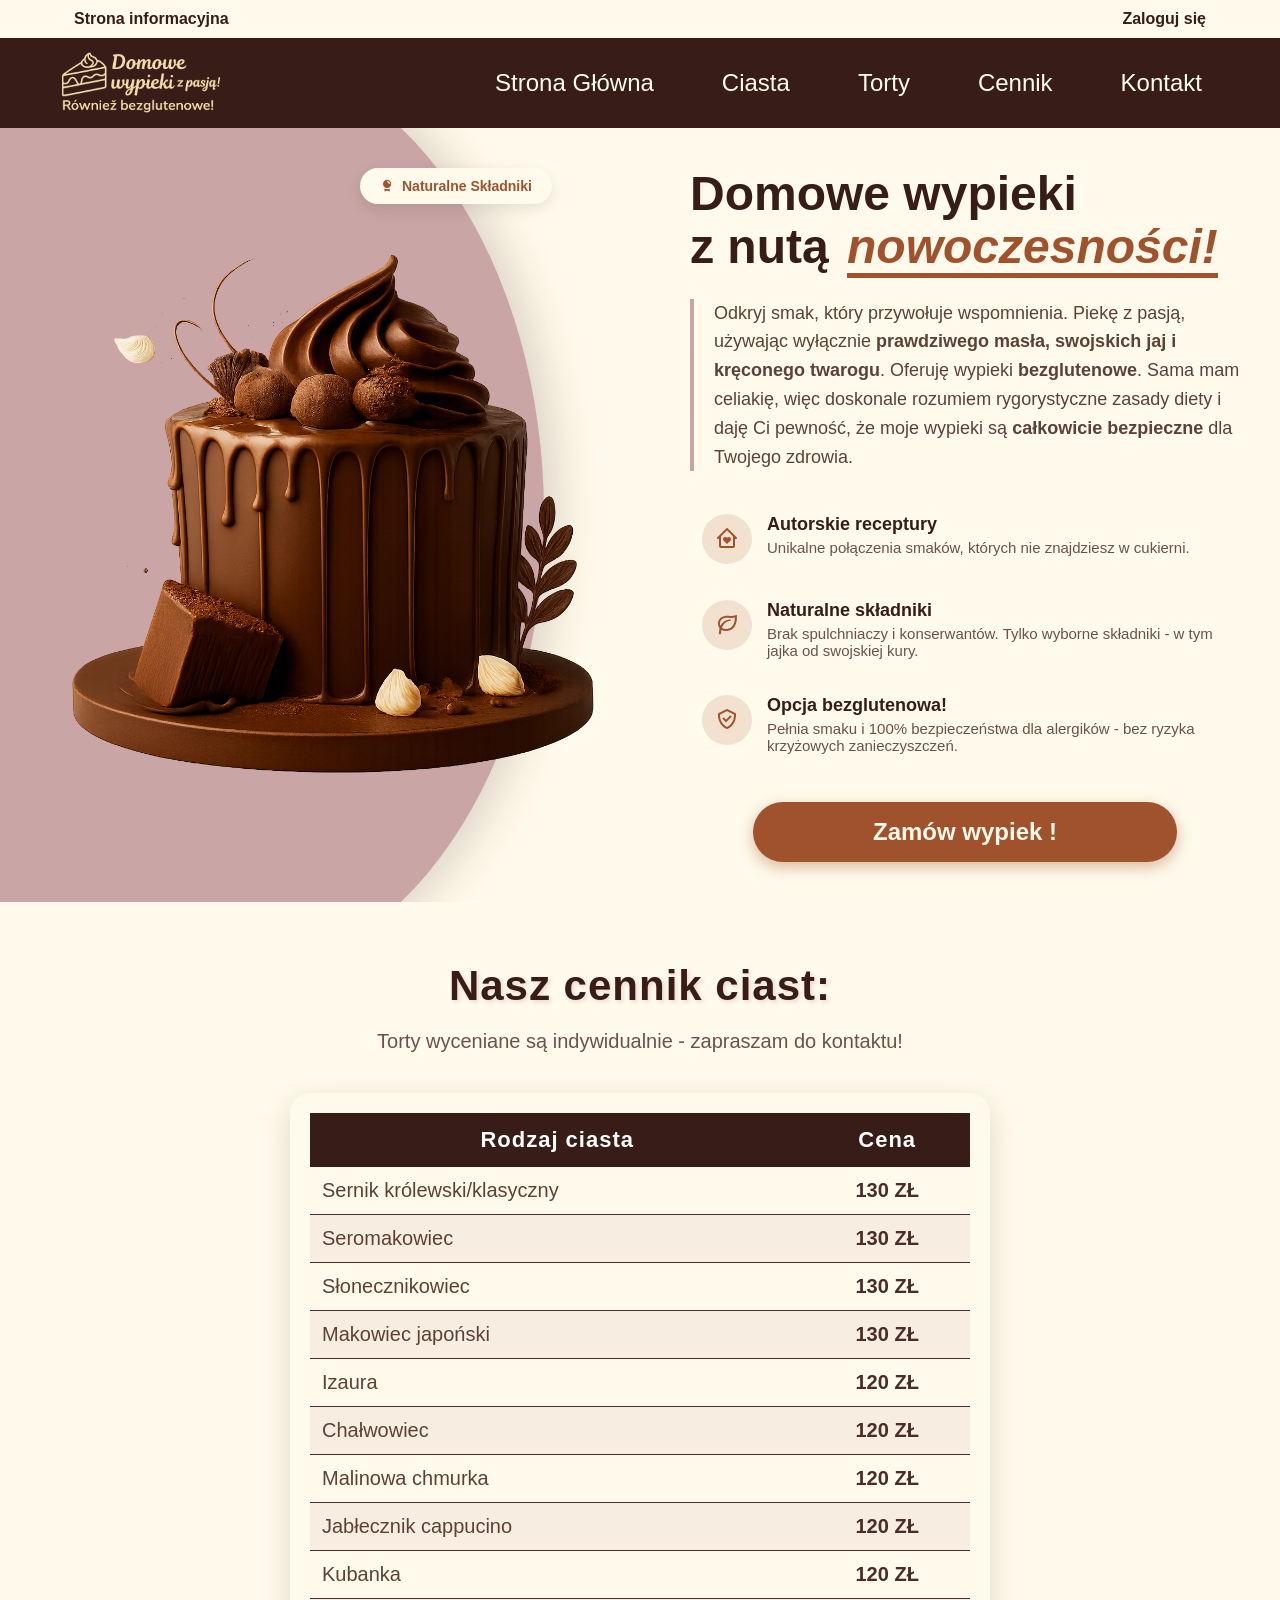
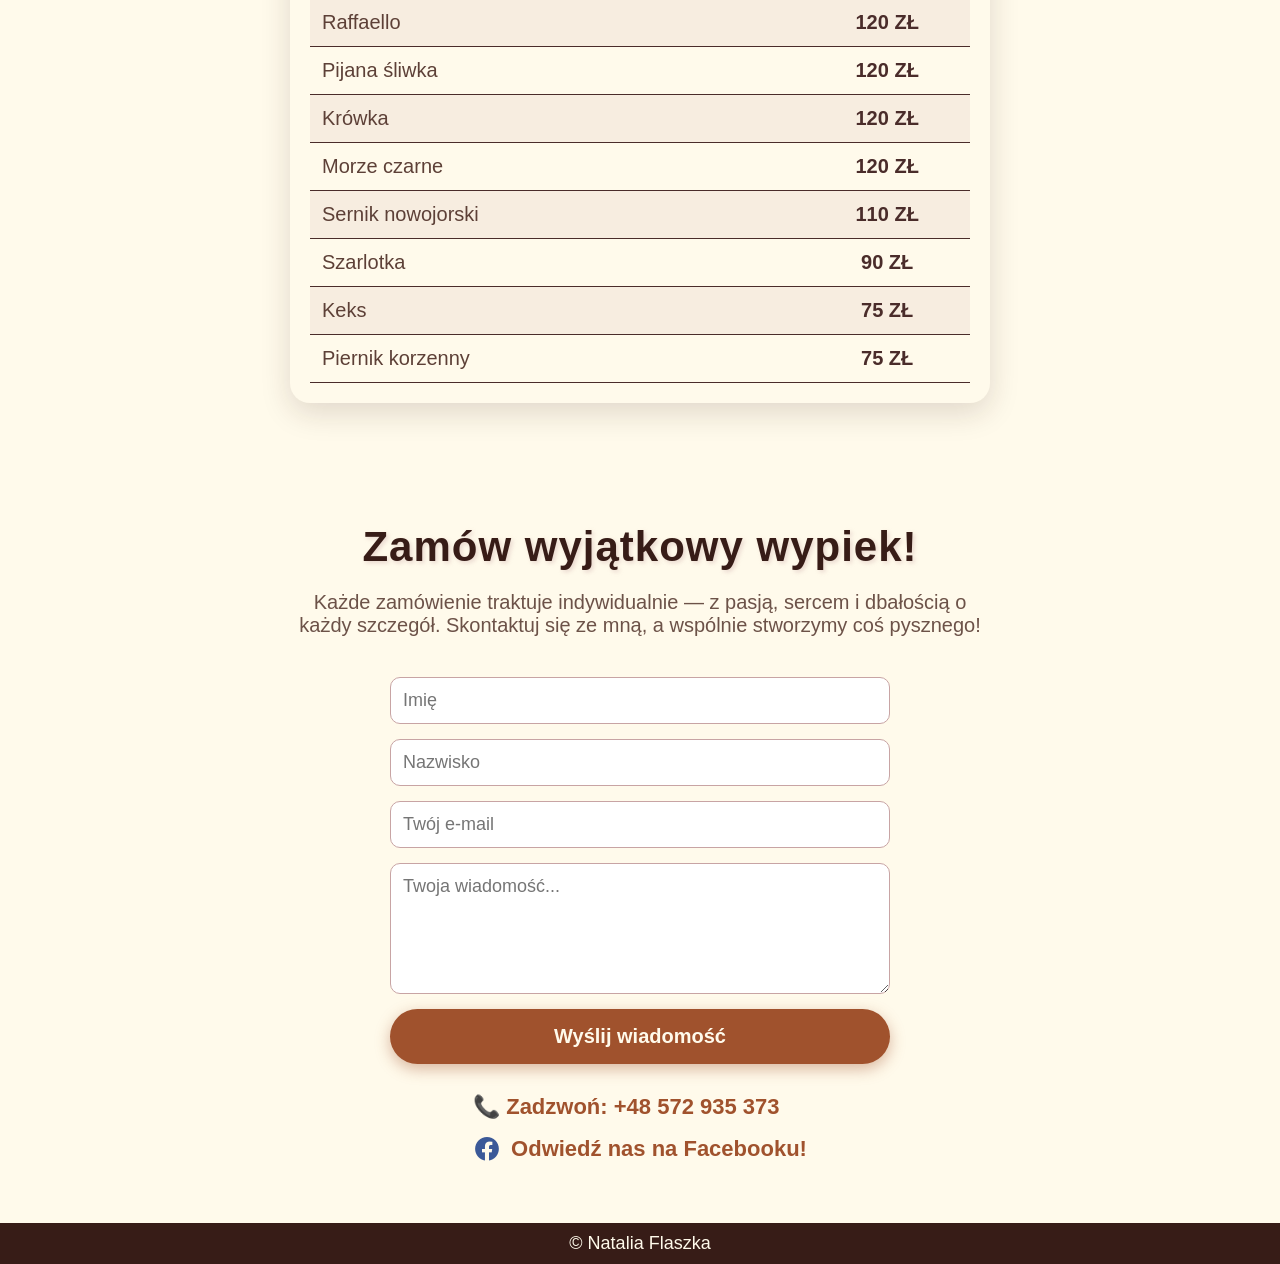
<file: index.html>
<!DOCTYPE html>
<html lang="pl">
    <head>
        <title>Domowe Wypieki</title>
        <meta charset="UTF-8">
        <meta name="viewport" content="width=device-width, initial-scale=1.0">
        <link rel="stylesheet" href="css/style.css">
        <link href='https://unpkg.com/boxicons@2.1.4/css/boxicons.min.css' rel='stylesheet'>
    </head>
    <body>
        <header class="main-header">
            <div class="admin-navbar">
                <a class="a-links" href="html/info.html">Strona informacyjna</a>
                <div class="links-admin">
                    <a class="a-links admin-only" href="html/my-profile.html">Mój Profil</a>
                    <a class="a-links admin-only" href="html/posts.html">Posty</a>
                    <a class="a-links admin-only" href="html/users.html">Użytkownicy</a>
                    <a class="a-links admin-only" href="html/statistics.html">Statystyki</a>
                    <a class="a-links" id="login-link" href="index.html">Zaloguj się</a>
                </div>
            </div>

            <nav class="navbar">
                <img src="img/logo.png" alt="Logo" class="logo" width="170px">
                <ul class="nav-list">
                    <li><a class="a-links" href="index.html#main-section">Strona Główna</a></li>
                    <li><a class="a-links" href="html/cakes.html#posts-section">Ciasta</a></li>
                    <li><a class="a-links" href="html/birthdaycakes.html#birthdaycakes-section">Torty</a></li>
                    <li><a class="a-links" href="index.html#price-section">Cennik</a></li>
                    <li><a class="a-links" href="index.html#contact-section">Kontakt</a></li>
                </ul>
            </nav>
        </header>

        <main>
            <section id="main-section">
                <div class="circle-shape"></div>

                <div class="promotion-note">
                    <div class="note-box"><i class='bx bxs-award'></i>Naturalne Składniki</div>
                </div>

                <div class="cakes-image cake-photo">
                    <img src="img/mainsection-cake.png" width="820px" alt="Tort urodzinowy" class="cake-img">
                </div>

                <div class="cakes-info">
                    <h1 class="cakes-title">Domowe wypieki<br> z nutą <span class="text-highlighting">nowoczesności!</span></h1>

                    <p class="cakes-intro">
                        Odkryj smak, który przywołuje wspomnienia. Piekę z pasją, używając wyłącznie 
                        <strong>prawdziwego masła, swojskich jaj i kręconego twarogu</strong>. 
                        Oferuję  wypieki <strong>bezglutenowe</strong>. Sama mam celiakię, więc doskonale rozumiem rygorystyczne zasady diety i 
                        daję Ci pewność, że moje wypieki są <strong>całkowicie bezpieczne</strong> dla Twojego zdrowia.
                    </p>
                       
                    </p>

                    <ul class="cakes-features">
                        <li>
                            <div class="cakes-iconbox"><i class='bx bx-home-heart'></i></div>
                            <div class="cakes-promotion">
                                <strong>Autorskie receptury</strong>
                                <p>Unikalne połączenia smaków, których nie znajdziesz w cukierni.</p>
                            </div>
                        </li>
                        <li>
                            <div class="cakes-iconbox"><i class='bx bx-leaf'></i></div>
                            <div class="cakes-promotion">
                                <strong>Naturalne składniki</strong>
                                <p>Brak spulchniaczy i konserwantów. Tylko wyborne składniki - w tym jajka od swojskiej kury.</p>
                            </div>
                        </li>
                        <li>
                            <div class="cakes-iconbox"><i class='bx bx-check-shield'></i></div>
                            <div class="cakes-promotion">
                                <strong>Opcja bezglutenowa!</strong>
                                <p>Pełnia smaku i 100% bezpieczeństwa dla alergików - bez ryzyka krzyżowych zanieczyszczeń.</p>
                            </div>
                        </li>
                    </ul>

                    <div class="action-buttons">
                        <a href="index.html#contact-section" class="main-button order-button">Zamów wypiek !</a>
                    </div>
                </div>
            </section>
        </main>

        <section id="price-section">
            <div class="price-container">
                <h2 class="title">Nasz cennik ciast:</h2>
                <p class="price-description">Torty wyceniane są indywidualnie - zapraszam do kontaktu!</p>
            </div>

            <div class="table-container">
                <table class="price-table">
                    <thead>
                        <tr>
                            <th>Rodzaj ciasta</th>
                            <th>Cena</th>
                        </tr>
                    </thead>
                    <tbody>
                        <tr>
                            <td>Sernik królewski/klasyczny</td>
                            <td class="price">130 ZŁ</td>
                        </tr>
                        <tr>
                            <td>Seromakowiec</td>
                            <td class="price">130 ZŁ</td>
                        </tr>
                        <tr>
                            <td>Słonecznikowiec</td>
                            <td class="price">130 ZŁ</td>
                        </tr>
                        <tr>
                            <td>Makowiec japoński</td>
                            <td class="price">130 ZŁ</td>
                        </tr>
                        <tr>
                            <td>Izaura</td>
                            <td class="price">120 ZŁ</td>
                        </tr>
                        <tr>
                            <td>Chałwowiec</td>
                            <td class="price">120 ZŁ</td>
                        </tr>
                        <tr>
                            <td>Malinowa chmurka</td>
                            <td class="price">120 ZŁ</td>
                        </tr>
                        <tr>
                            <td>Jabłecznik cappucino</td>
                            <td class="price">120 ZŁ</td>
                        </tr>
                        <tr>
                            <td>Kubanka</td>
                            <td class="price">120 ZŁ</td>
                        </tr>
                        <tr>
                            <td>Raffaello</td>
                            <td class="price">120 ZŁ</td>
                        </tr>
                        <tr>
                            <td>Pijana śliwka</td>
                            <td class="price">120 ZŁ</td>
                        </tr>
                        <tr>
                            <td>Krówka</td>
                            <td class="price">120 ZŁ</td>
                        </tr>
                        <tr>
                            <td>Morze czarne</td>
                            <td class="price">120 ZŁ</td>
                        </tr>
                        <tr>
                            <td>Sernik nowojorski</td>
                            <td class="price">110 ZŁ</td>
                        </tr>
                        <tr>
                            <td>Szarlotka</td>
                            <td class="price">90 ZŁ</td>
                        </tr>
                        <tr>
                            <td>Keks</td>
                            <td class="price">75 ZŁ</td>
                        </tr>
                        <tr>
                            <td>Piernik korzenny</td>
                            <td class="price">75 ZŁ</td>
                        </tr>
                    </tbody>
                </table>
            </div>
        </section>

        <section id="contact-section">
            <div class="contact-header">
                <h2 class="title">Zamów wyjątkowy wypiek!</h2>
                <p class="contact-description">
                Każde zamówienie traktuje indywidualnie — z pasją, sercem i dbałością o każdy szczegół.
                Skontaktuj się ze mną, a wspólnie stworzymy coś pysznego!
                </p>
            </div>

            <div class="contact-content">
                <form class="contact-form">
                <input class="input-main" type="text" placeholder="Imię" required>
                <input class="input-main" type="text" placeholder="Nazwisko" required>
                <input class="input-main" type="email" placeholder="Twój e-mail" required>
                <textarea class="input-main" placeholder="Twoja wiadomość..." rows="5" required></textarea>
                <button class="main-button" type="submit">Wyślij wiadomość</button>
                </form>

                <div class="contact-info">
                <a href="tel:+48572935373" class="icon-text">📞 Zadzwoń: +48 572 935 373</a>
                <a href="https://www.facebook.com/people/Domowe-wypieki-z-pasj%C4%85-r%C3%B3wnie%C5%BC-bezglutenowe/61577701172185/" target="_blank" class="icon-text">
                    <i class='bx bxl-facebook-circle'></i> Odwiedź nas na Facebooku!
                </a>
                </div>
            </div>
        </section>

        <footer class="main-footer">
            <p>&copy; Natalia Flaszka</p>
        </footer>

        <div id="LogInModal" class="modal">
            <div class="modal-content">
                <span class="close">&times;</span>
                
                <h2 class="title">Logowanie</h2>
                <form class="contact-form">
                    <input class="input-main" type="text" placeholder="Nazwa użytkownika" required>
                    <input class="input-main" type="password" placeholder="Hasło" required>
                    <button class="main-button" type="submit">Zaloguj się</button>
                </form>
            </div>
        </div>

        <script src="js/script.js"></script>
    </body>
</html>
</file>
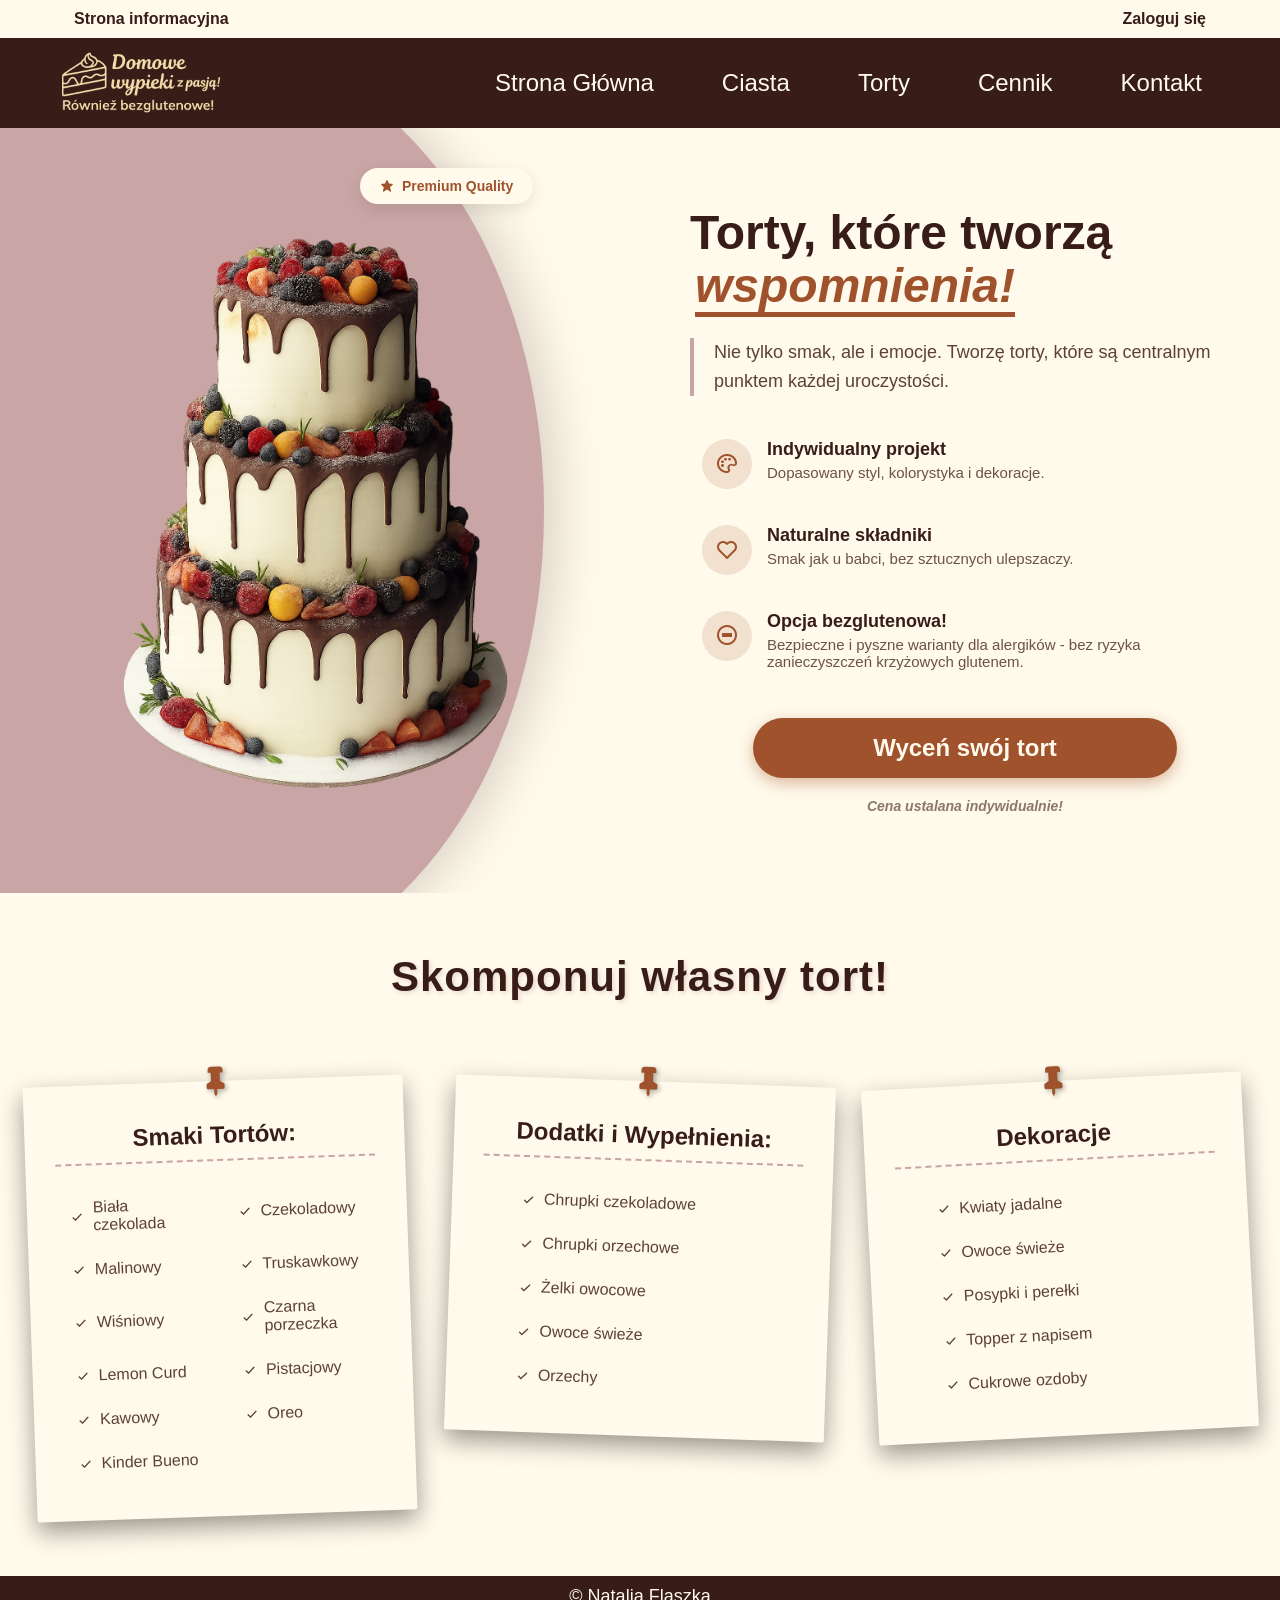
<file: html/birthdaycakes.html>
<!DOCTYPE html>
<html lang="pl">
    <head>
        <meta charset="UTF-8">
        <meta name="viewport" content="width=device-width, initial-scale=1.0">
        <link rel="stylesheet" href="../css/style.css">
        <link href='https://unpkg.com/boxicons@2.1.4/css/boxicons.min.css' rel='stylesheet'>
        <title>Torty-Domowe Wypieki</title>
    </head>
    <body>
        <header class="main-header">
            <div class="admin-navbar">
                <a class="a-links" href="../html/info.html">Strona informacyjna</a>
                <div class="links-admin">
                    <a class="a-links admin-only" href="../html/my-profile.html">Mój Profil</a>
                    <a class="a-links admin-only" href="../html/posts.html">Posty</a>
                    <a class="a-links admin-only" href="../html/users.html">Użytkownicy</a>
                    <a class="a-links admin-only" href="../html/statistics.html">Statystyki</a>
                    <a class="a-links" id="login-link" href="../index.html">Zaloguj się</a>
                </div>
            </div>

            <nav class="navbar">
                <img src="../img/logo.png" alt="Logo" class="logo" width="170px">
                <ul class="nav-list">
                    <li><a class="a-links" href="../index.html#main-section">Strona Główna</a></li>
                    <li><a class="a-links" href="../html/cakes.html">Ciasta</a></li>
                    <li><a class="a-links" href="../html/birthdaycakes.html#birthdaycakes-section">Torty</a></li>
                    <li><a class="a-links" href="../index.html#price-section">Cennik</a></li>
                    <li><a class="a-links" href="../index.html#contact-section">Kontakt</a></li>
                </ul>
            </nav>
        </header>
        <main>
            <section id="birthdaycakes-section">
                <div class="circle-shape"></div>

                <div class="promotion-note">
                    <div class="note-box"><i class='bx bxs-star'></i>Premium Quality</div>
                </div>

                <div class="cakes-image">
                    <img src="../img/birthdaycake.png" width="420px" alt="Tort urodzinowy" class="birthdaycake-img">
                </div>

                <div class="cakes-info">
                    <h1 class="cakes-title">Torty, które tworzą<br><span class="text-highlighting">wspomnienia!</span></h1>
                    
                    <p class="cakes-intro">
                        Nie tylko smak, ale i emocje. Tworzę torty, które są centralnym punktem każdej uroczystości.
                    </p>

                    <ul class="cakes-features">
                        <li>
                            <div class="cakes-iconbox"><i class='bx bx-palette'></i></div>
                            <div class="cakes-promotion">
                                <strong>Indywidualny projekt</strong>
                                <p>Dopasowany styl, kolorystyka i dekoracje.</p>
                            </div>
                        </li>
                        <li>
                            <div class="cakes-iconbox"><i class='bx bx-heart'></i></div>
                            <div class="cakes-promotion">
                                <strong>Naturalne składniki</strong>
                                <p>Smak jak u babci, bez sztucznych ulepszaczy.</p>
                            </div>
                        </li>
                        <li>
                            <div class="cakes-iconbox"><i class='bx bx-no-entry'></i></div>
                            <div class="cakes-promotion">
                                <strong>Opcja bezglutenowa!</strong>
                                <p>Bezpieczne i pyszne warianty dla alergików - bez ryzyka zanieczyszczeń krzyżowych glutenem.</p>
                            </div>
                        </li>
                    </ul>

                    <div class="action-buttons">
                        <a href="../index.html#contact-section" class="main-button order-button">Wyceń swój tort</a>
                        <span class="price-note">Cena ustalana indywidualnie!</span>
                    </div>
                </div>
            </section>
            
            <section id="birthdaycake-adds">
                <h2 class="title birthdaycake-title">Skomponuj własny tort!</h2>
                <div class="adds-container">

                    <div class="note-card">
                        <i class='bx bxs-pin note-pin'></i>
                        <h3 class="note-title">Smaki Tortów:</h3>

                        <ul class="note-list">
                            <li><i class='bx bx-check'></i> Biała czekolada</li>
                            <li><i class='bx bx-check'></i> Czekoladowy</li>
                            <li><i class='bx bx-check'></i> Malinowy</li>
                            <li><i class='bx bx-check'></i> Truskawkowy</li>
                            <li><i class='bx bx-check'></i> Wiśniowy</li>
                            <li><i class='bx bx-check'></i> Czarna porzeczka</li>
                            <li><i class='bx bx-check'></i> Lemon Curd</li>
                            <li><i class='bx bx-check'></i> Pistacjowy</li>
                            <li><i class='bx bx-check'></i> Kawowy</li>
                            <li><i class='bx bx-check'></i> Oreo</li>
                            <li><i class='bx bx-check'></i> Kinder Bueno</li>
                        </ul>
                    </div>

                    <div class="note-card">
                        <i class='bx bxs-pin note-pin'></i>
                        <h3 class="note-title">Dodatki i Wypełnienia:</h3>

                        <ul class="simple-list">
                            <li><i class='bx bx-check'></i> Chrupki czekoladowe</li>
                            <li><i class='bx bx-check'></i> Chrupki orzechowe</li>
                            <li><i class='bx bx-check'></i> Żelki owocowe</li>
                            <li><i class='bx bx-check'></i> Owoce świeże</li>
                            <li><i class='bx bx-check'></i> Orzechy</li>
                        </ul>
                    </div>

                    <div class="note-card">
                        <i class='bx bxs-pin note-pin'></i>
                        <h3 class="note-title">Dekoracje</h3>
                        <ul class="simple-list">
                            <li><i class='bx bx-check'></i> Kwiaty jadalne</li>
                            <li><i class='bx bx-check'></i> Owoce świeże</li>
                            <li><i class='bx bx-check'></i> Posypki i perełki</li>
                            <li><i class='bx bx-check'></i> Topper z napisem</li>
                            <li><i class='bx bx-check'></i> Cukrowe ozdoby</li>
                        </ul>
                    </div>
                </div>
            </section>

        <footer class="main-footer">
            <p>&copy; Natalia Flaszka</p>
        </footer>

        <div id="LogInModal" class="modal">
            <div class="modal-content">
                <span class="close">&times;</span>
                
                <h2 class="title-modal">Logowanie</h2>
                <form class="contact-form">
                    <input class="input-main" type="text" placeholder="Nazwa użytkownika" required>
                    <input class="input-main" type="password" placeholder="Hasło" required>
                    <button class="main-button" type="submit">Zaloguj się</button>
                </form>
            </div>
        </div>

        <script src="../js/script.js"></script>

    </body>
</html>
</file>
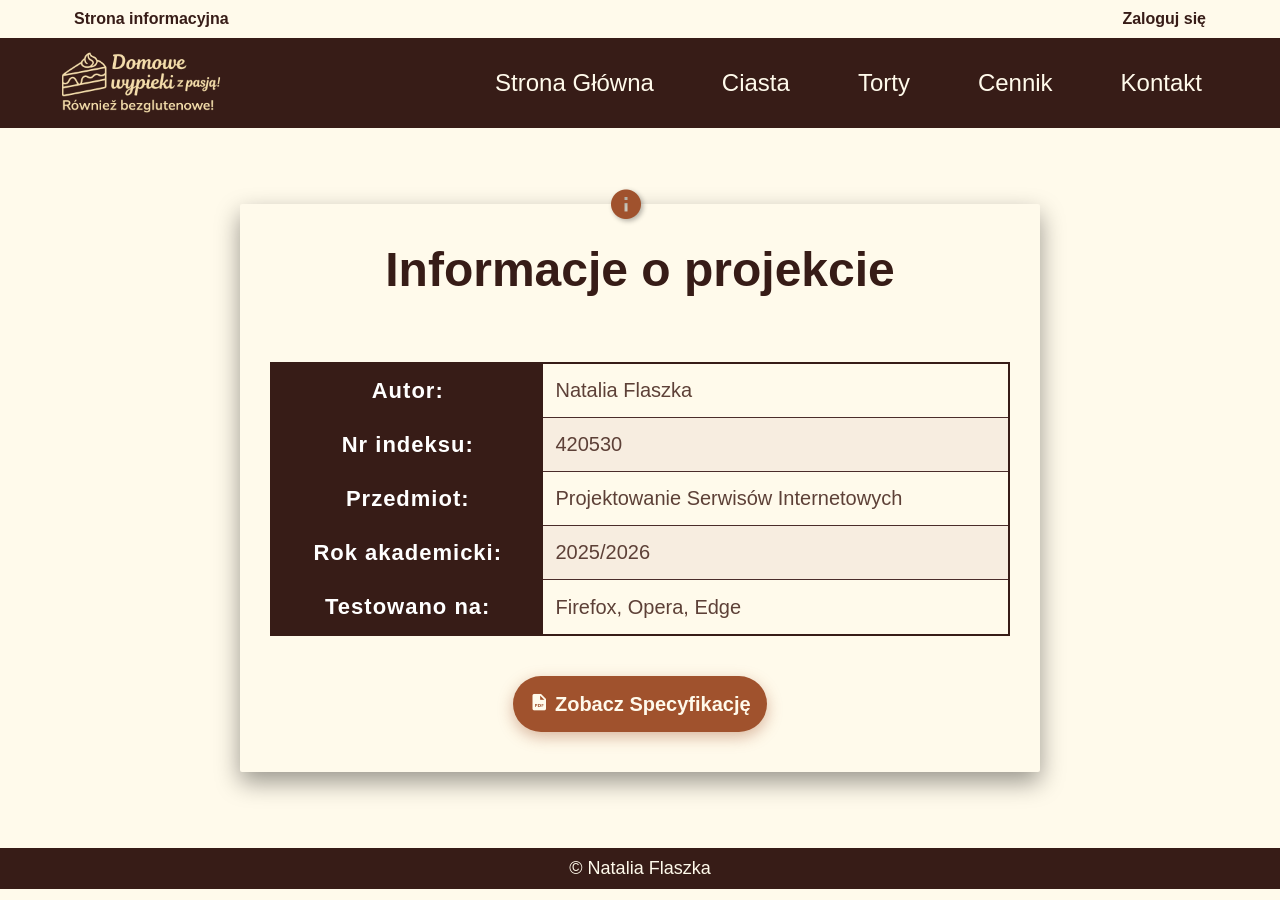
<file: html/info.html>
<!DOCTYPE html>
<html lang="pl">
    <head>
        <meta charset="UTF-8">
        <meta name="viewport" content="width=device-width, initial-scale=1.0">
        <title>Informacje o projekcie-Domowe Wypieki</title>
        <link rel="stylesheet" href="../css/style.css">
        <link href='https://unpkg.com/boxicons@2.1.4/css/boxicons.min.css' rel='stylesheet'>
    </head>
    <body>
        <header class="main-header">
            <div class="admin-navbar">
                <a class="a-links" href="../html/info.html">Strona informacyjna</a>
                <div class="links-admin">
                    <a class="a-links admin-only" href="../html/my-profile.html">Mój Profil</a>
                    <a class="a-links admin-only" href="../html/posts.html">Posty</a>
                    <a class="a-links admin-only" href="../html/users.html">Użytkownicy</a>
                    <a class="a-links admin-only" href="../html/statistics.html">Statystyki</a>
                    <a class="a-links" id="login-link" href="../index.html">Zaloguj się</a>
                </div>
            </div>

            <nav class="navbar">
                <img src="../img/logo.png" alt="Logo" class="logo" width="170px">
                <ul class="nav-list">
                    <li><a class="a-links" href="../index.html#main-section">Strona Główna</a></li>
                    <li><a class="a-links" href="../html/cakes.html">Ciasta</a></li>
                    <li><a class="a-links" href="../html/birthdaycakes.html#birthdaycakes-section">Torty</a></li>
                    <li><a class="a-links" href="../index.html#price-section">Cennik</a></li>
                    <li><a class="a-links" href="../index.html#contact-section">Kontakt</a></li>
                </ul>
            </nav> 
        </header>


        <main>
            <section id="info-section">
                <div class="note-card info-card" style="transform: none;">
                    <i class='bx bxs-info-circle note-pin'></i>
                    <h1 class="cakes-title">Informacje o projekcie</h1>
                    
                    <table class="price-table info-table">
                        <tr>
                            <th>Autor:</th>
                            <td>Natalia Flaszka</td>
                        </tr>
                        <tr>
                            <th>Nr indeksu:</th>
                            <td>420530</td> 
                        </tr>
                        <tr>
                            <th>Przedmiot:</th>
                            <td>Projektowanie Serwisów Internetowych</td>
                        </tr>
                        <tr>
                            <th>Rok akademicki:</th>
                            <td>2025/2026</td>
                        </tr>
                        <tr>
                            <th>Testowano na:</th>
                            <td>Firefox, Opera, Edge</td>
                        </tr>
                    </table>

                    <div class="action-buttons">
                        <a href="../doc/SpecyfikacjaProjektowa.pdf" target="_blank" class="main-button">
                            <i class='bx bxs-file-pdf'></i> Zobacz Specyfikację
                        </a>
                    </div>
                </div>
            </section>
        </main>

        <footer class="main-footer">
            <p>&copy; Natalia Flaszka</p>
        </footer>

        <div id="LogInModal" class="modal">
            <div class="modal-content">
                <span class="close">&times;</span>
                
                <h2 class="title">Logowanie</h2>
                <form class="contact-form">
                    <input class="input-main" type="text" placeholder="Nazwa użytkownika" required>
                    <input class="input-main" type="password" placeholder="Hasło" required>
                    <button class="main-button" type="submit">Zaloguj się</button>
                </form>
            </div>
        </div>

        <script src="../js/script.js"></script>
    </body>
</html>
</file>
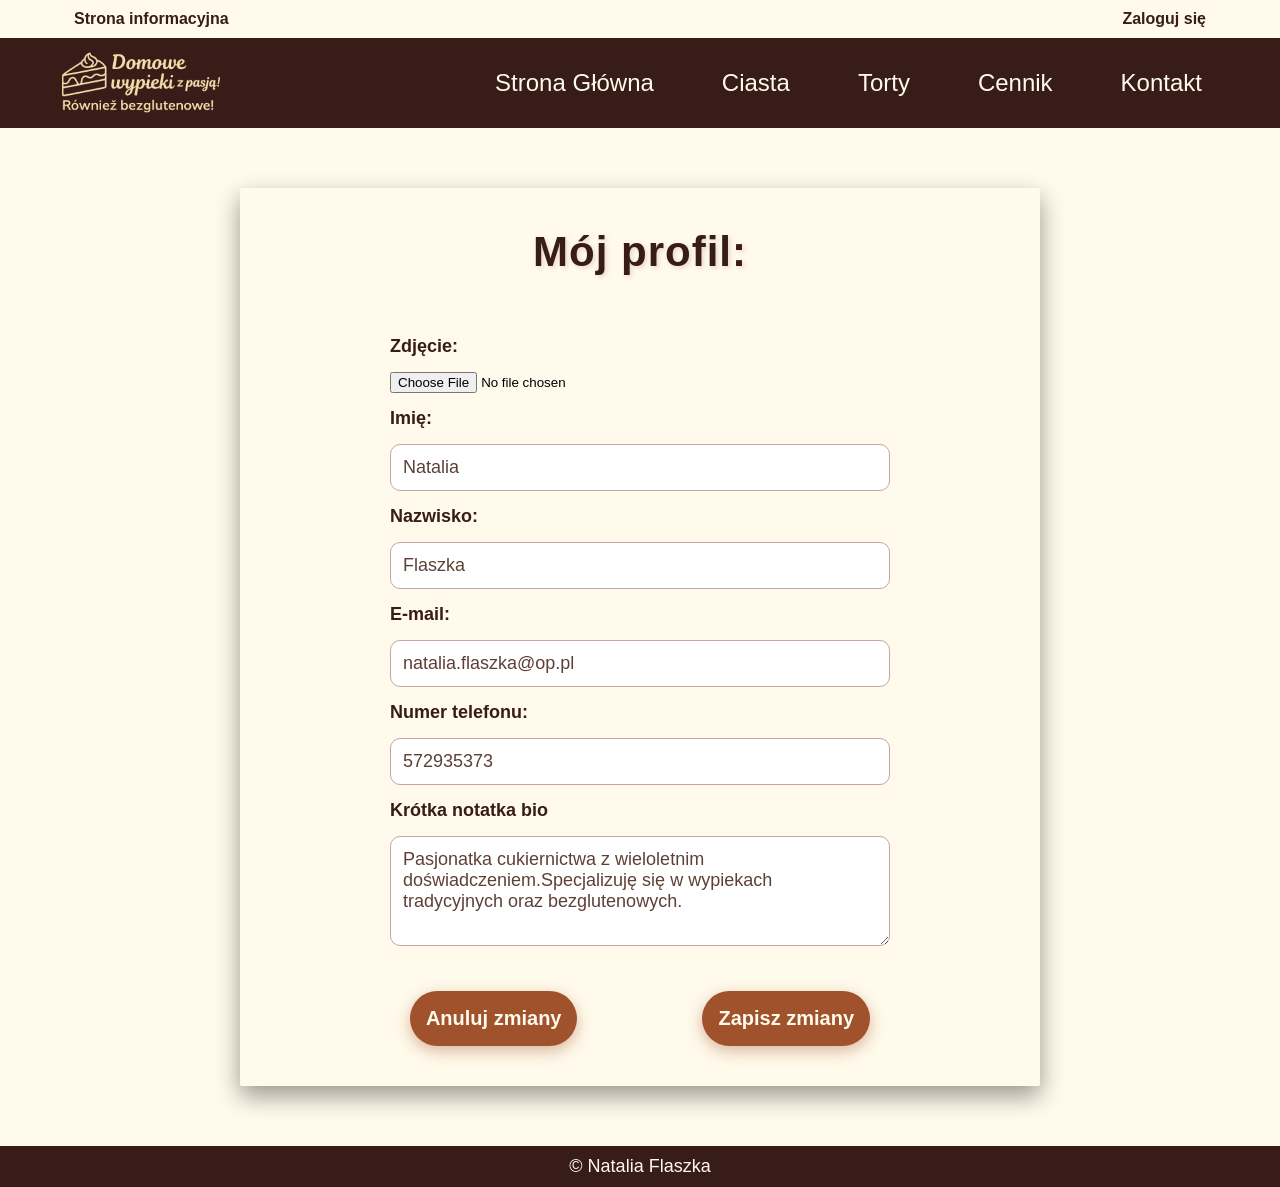
<file: html/my-profile.html>
<!DOCTYPE html>
<html lang="pl">
<head>
    <meta charset="UTF-8">
    <meta name="viewport" content="width=device-width, initial-scale=1.0">
    <title>Edycja Użytkownika</title>
    <link rel="stylesheet" href="../css/style.css">
    <link href='https://unpkg.com/boxicons@2.1.4/css/boxicons.min.css' rel='stylesheet'>
</head>

<body>
    <header class="main-header">
        <div class="admin-navbar">
            <a class="a-links" href="../html/info.html">Strona informacyjna</a>
            <div class="links-admin">
                <a class="a-links admin-only" href="../html/my-profile.html">Mój Profil</a>
                <a class="a-links admin-only" href="../html/posts.html">Posty</a>
                <a class="a-links admin-only" href="../html/users.html">Użytkownicy</a>
                <a class="a-links admin-only" href="../html/statistics.html">Statystyki</a>
                <a class="a-links" id="login-link" href="../index.html">Zaloguj się</a>
            </div>
        </div>

        <nav class="navbar">
            <img src="../img/logo.png" alt="Logo" class="logo" width="170px">
            <ul class="nav-list">
                <li><a class="a-links" href="../index.html#main-section">Strona Główna</a></li>
                <li><a class="a-links" href="../html/cakes.html">Ciasta</a></li>
                <li><a class="a-links" href="../html/birthdaycakes.html#birthdaycakes-section">Torty</a></li>
                <li><a class="a-links" href="../index.html#price-section">Cennik</a></li>
                <li><a class="a-links" href="../index.html#contact-section">Kontakt</a></li>
            </ul>
        </nav>
    </header>

    <main id="post-edit">
        
        <div class="note-card info-card" style="transform: none;">
            <h2 class="title">Mój profil:</h2>

            <form id="users-form" class="contact-form">
                <label class="label-edit" for="img-user">Zdjęcie:</label>
                <input type="file" id="img-user">

                <label class="label-edit" for="name-user">Imię:</label>
                <input type="text" id="name-user" class="input-main" value="Natalia"></input>

                <label class="label-edit" for="surname-user">Nazwisko:</label>
                <input type="text" id="surname-user" class="input-main" value="Flaszka"></input>

                <label class="label-edit" for="email-user">E-mail:</label>
                <input type="email" id="email-user" class="input-main" value="natalia.flaszka@op.pl"></input>

                <label class="label-edit" for="number-user">Numer telefonu:</label>
                <input type="tel" id="number-user" class="input-main" value="572935373"></input>

                <label class="label-edit" for="note-user">Krótka notatka bio</label>
                <textarea id="note-user" class="input-main" rows="4">Pasjonatka cukiernictwa z wieloletnim doświadczeniem.Specjalizuję się w wypiekach tradycyjnych oraz bezglutenowych.</textarea>

                <div class="buttons">
                    <a href="../html/users.html" class="main-button">Anuluj zmiany</a>
                    <button class="main-button" type="submit">Zapisz zmiany</button>
                </div>
        
            </form>
        </div>

    </main>

    <footer class="main-footer">
        <p>&copy; Natalia Flaszka</p>
    </footer>

    <script src="../js/script.js"></script>
</body>
</html>
</file>
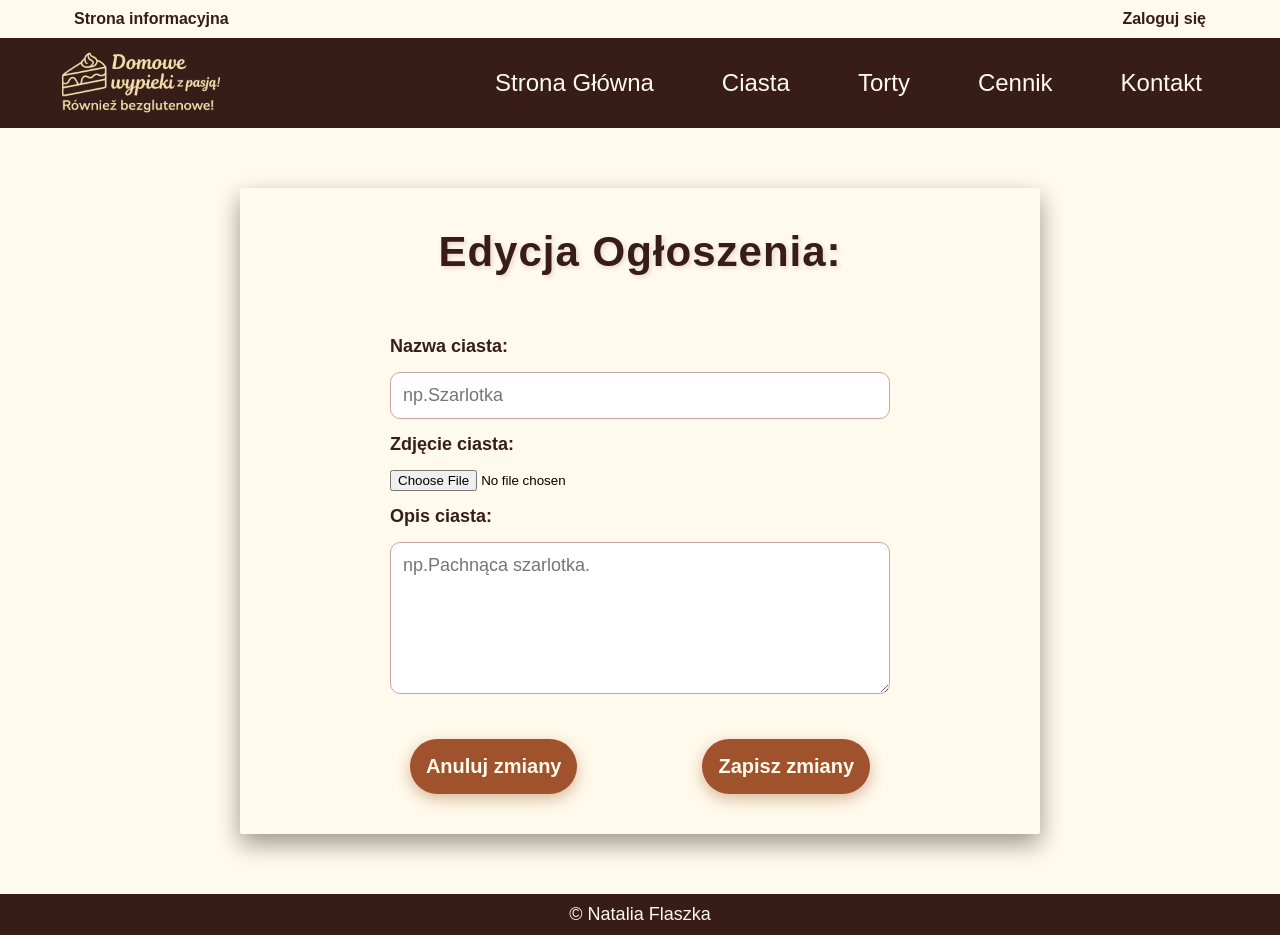
<file: html/posts-edit.html>
<!DOCTYPE html>
<html lang="pl">
<head>
    <meta charset="UTF-8">
    <meta name="viewport" content="width=device-width, initial-scale=1.0">
    <title>Edycja Posta</title>
    <link rel="stylesheet" href="../css/style.css">
    <link href='https://unpkg.com/boxicons@2.1.4/css/boxicons.min.css' rel='stylesheet'>
</head>

<body>
    <header class="main-header">
        <div class="admin-navbar">
            <a class="a-links" href="../html/info.html">Strona informacyjna</a>
            <div class="links-admin">
                <a class="a-links admin-only" href="../html/my-profile.html">Mój Profil</a>
                <a class="a-links admin-only" href="../html/posts.html">Posty</a>
                <a class="a-links admin-only" href="../html/users.html">Użytkownicy</a>
                <a class="a-links admin-only" href="../html/statistics.html">Statystyki</a>
                <a class="a-links" id="login-link" href="../index.html">Zaloguj się</a>
            </div>
        </div>

        <nav class="navbar">
            <img src="../img/logo.png" alt="Logo" class="logo" width="170px">
            <ul class="nav-list">
                <li><a class="a-links" href="../index.html#main-section">Strona Główna</a></li>
                <li><a class="a-links" href="../html/cakes.html">Ciasta</a></li>
                <li><a class="a-links" href="../html/birthdaycakes.html#birthdaycakes-section">Torty</a></li>
                <li><a class="a-links" href="../index.html#price-section">Cennik</a></li>
                <li><a class="a-links" href="../index.html#contact-section">Kontakt</a></li>
            </ul>
        </nav>
    </header>

    <main id="post-edit">
        
        <div class="note-card info-card" style="transform: none;">
            <h2 class="title">Edycja Ogłoszenia:</h2>

            <form id="post-form" class="contact-form">
                <label class="label-edit" for="name-cake">Nazwa ciasta:</label>
                <input type="text" id="name-cake" class="input-main" placeholder="np.Szarlotka"></input>

                <label class="label-edit" for="img-cake">Zdjęcie ciasta:</label>
                <input type="file" id="img-cake">

                <label class="label-edit" for="desc-cakes">Opis ciasta:</label>
                <textarea id="desc-cakes" class="input-main" rows="6" placeholder="np.Pachnąca szarlotka."></textarea>  

                <div class="buttons">
                    <a href="../html/posts.html" class="main-button">Anuluj zmiany</a>
                    <button class="main-button" type="submit">Zapisz zmiany</button>
                </div>
            </form>
        </div>

    </main>

    <footer class="main-footer">
        <p>&copy; Natalia Flaszka</p>
    </footer>

    <script src="../js/script.js"></script>
</body>
</html>
</file>
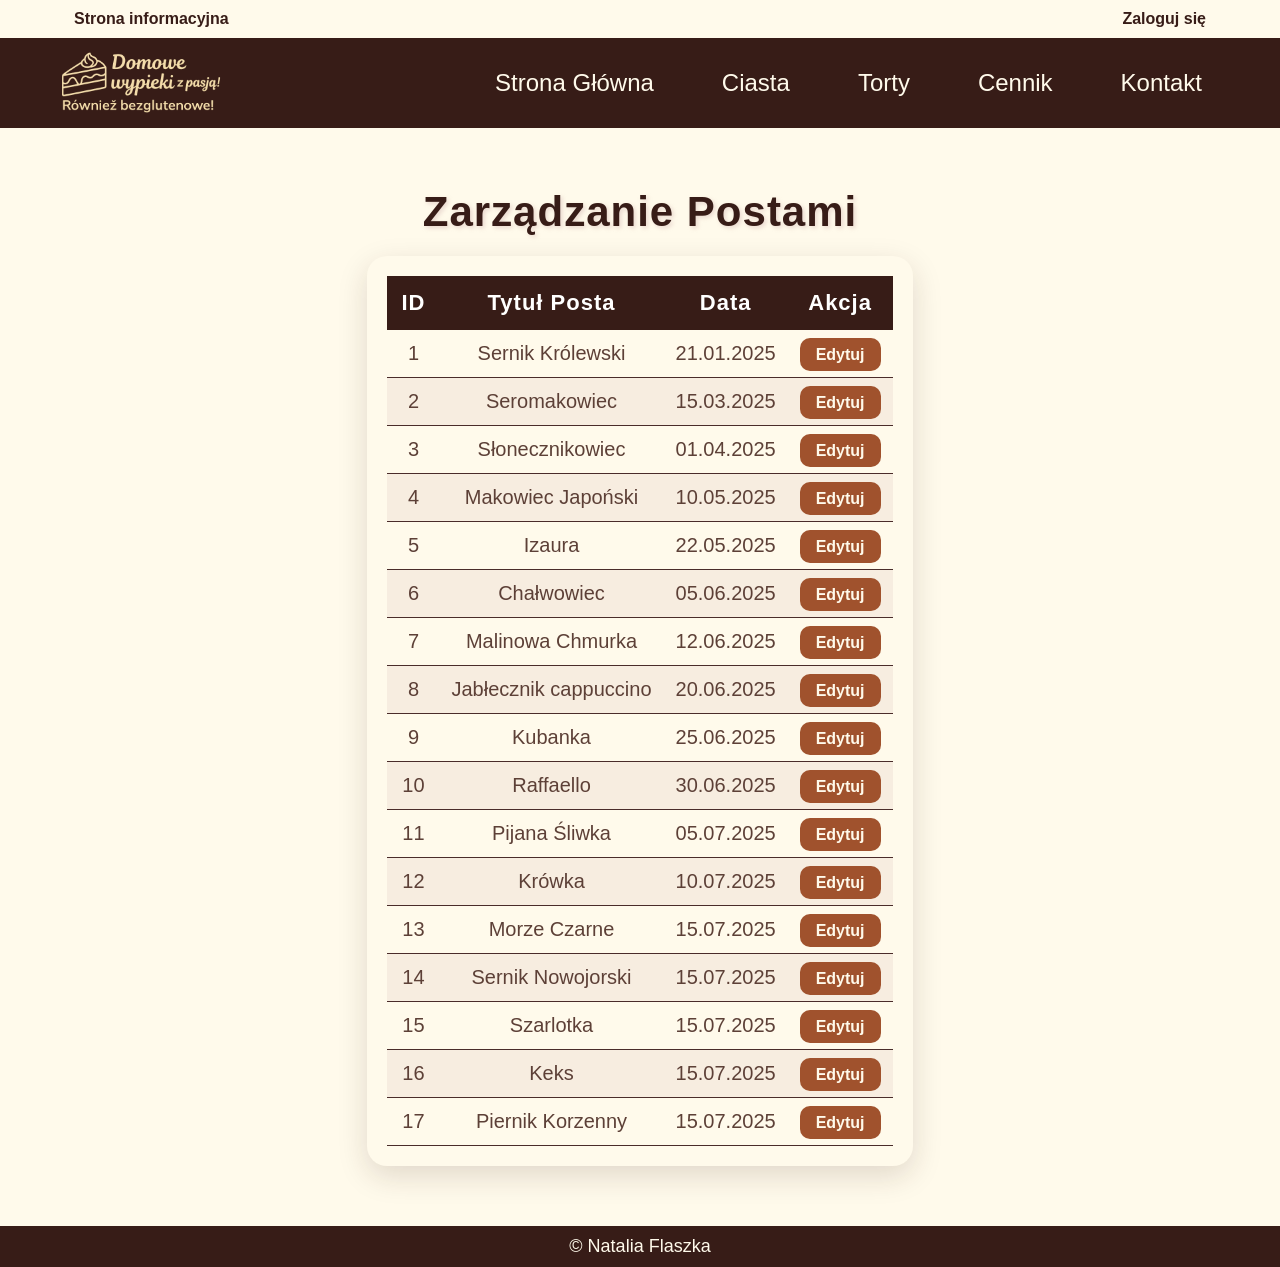
<file: html/posts.html>
<!DOCTYPE html>
<html lang="pl">
<head>
    <meta charset="UTF-8">
    <title>Panel Admina/Posty</title>
    <link rel="stylesheet" href="../css/style.css">
    <link href='https://unpkg.com/boxicons@2.1.4/css/boxicons.min.css' rel='stylesheet'>
</head>
<body>
    <header class="main-header">
        <div class="admin-navbar">
            <a class="a-links" href="../html/info.html">Strona informacyjna</a>
            <div class="links-admin">
                <a class="a-links admin-only" href="../html/my-profile.html">Mój Profil</a>
                <a class="a-links admin-only" href="../html/posts.html">Posty</a>
                <a class="a-links admin-only" href="../html/users.html">Użytkownicy</a>
                <a class="a-links admin-only" href="../html/statistics.html">Statystyki</a>
                <a class="a-links" id="login-link" href="../index.html">Zaloguj się</a>
            </div>
        </div>

        <nav class="navbar">
            <img src="../img/logo.png" alt="Logo" class="logo" width="170px">
            <ul class="nav-list">
                <li><a class="a-links" href="../index.html#main-section">Strona Główna</a></li>
                <li><a class="a-links" href="../html/cakes.html">Ciasta</a></li>
                <li><a class="a-links" href="../html/birthdaycakes.html#birthdaycakes-section">Torty</a></li>
                <li><a class="a-links" href="../index.html#price-section">Cennik</a></li>
                <li><a class="a-links" href="../index.html#contact-section">Kontakt</a></li>
            </ul>
        </nav>
    </header>


    <main id ="posts">
        <h2 class="title title-edit">Zarządzanie Postami</h2>
        <div class="table-container ">
            <table class="price-table users-table">
                <thead>
                    <tr>
                        <th>ID</th>
                        <th>Tytuł Posta</th>
                        <th>Data</th>
                        <th>Akcja</th>
                    </tr>
                </thead>
                <tbody>
                    <tr>
                        <td>1</td>
                        <td>Sernik Królewski</td>
                        <td>21.01.2025</td>
                        <td class="price"><a href="../html/posts-edit.html" class="edit-button">Edytuj</a></td>
                    </tr>
                    <tr>
                        <td>2</td>
                        <td>Seromakowiec</td>
                        <td>15.03.2025</td>
                        <td class="price"><a href="../html/posts-edit.html" class="edit-button">Edytuj</a></td>
                    </tr>
                    <tr>
                        <td>3</td>
                        <td>Słonecznikowiec</td>
                        <td>01.04.2025</td>
                        <td class="price"><a href="../html/posts-edit.html" class="edit-button">Edytuj</a></td>
                    </tr>
                    <tr>
                        <td>4</td>
                        <td>Makowiec Japoński</td>
                        <td>10.05.2025</td>
                        <td class="price"><a href="../html/posts-edit.html" class="edit-button">Edytuj</a></td>
                    </tr>
                    <tr>
                        <td>5</td>
                        <td>Izaura</td>
                        <td>22.05.2025</td>
                        <td class="price"><a href="../html/posts-edit.html" class="edit-button">Edytuj</a></td>
                    </tr>
                    <tr>
                        <td>6</td>
                        <td>Chałwowiec</td>
                        <td>05.06.2025</td>
                        <td class="price"><a href="../html/posts-edit.html" class="edit-button">Edytuj</a></td>
                    </tr>
                    <tr>
                        <td>7</td>
                        <td>Malinowa Chmurka</td>
                        <td>12.06.2025</td>
                        <td class="price"><a href="../html/posts-edit.html" class="edit-button">Edytuj</a></td>
                    </tr>
                    <tr>
                        <td>8</td>
                        <td>Jabłecznik cappuccino</td>
                        <td>20.06.2025</td>
                        <td class="price"><a href="../html/posts-edit.html" class="edit-button">Edytuj</a></td>
                    </tr>
                    <tr>
                        <td>9</td>
                        <td>Kubanka</td>
                        <td>25.06.2025</td>
                        <td class="price"><a href="../html/posts-edit.html" class="edit-button">Edytuj</a></td>
                    </tr>
                    <tr>
                        <td>10</td>
                        <td>Raffaello</td>
                        <td>30.06.2025</td>
                        <td class="price"><a href="../html/posts-edit.html" class="edit-button">Edytuj</a></td>
                    </tr>
                    <tr>
                        <td>11</td>
                        <td>Pijana Śliwka</td>
                        <td>05.07.2025</td>
                        <td class="price"><a href="../html/posts-edit.html" class="edit-button">Edytuj</a></td>
                    </tr>
                    <tr>
                        <td>12</td>
                        <td>Krówka</td>
                        <td>10.07.2025</td>
                        <td class="price"><a href="../html/posts-edit.html" class="edit-button">Edytuj</a></td>
                    </tr>
                    <tr>
                        <td>13</td>
                        <td>Morze Czarne</td>
                        <td>15.07.2025</td>
                        <td class="price"><a href="../html/posts-edit.html" class="edit-button">Edytuj</a></td>
                    </tr>
                     <tr>
                        <td>14</td>
                        <td>Sernik Nowojorski</td>
                        <td>15.07.2025</td>
                        <td class="price"><a href="../html/posts-edit.html" class="edit-button">Edytuj</a></td>
                    </tr>
                     <tr>
                        <td>15</td>
                        <td>Szarlotka</td>
                        <td>15.07.2025</td>
                        <td class="price"><a href="../html/posts-edit.html" class="edit-button">Edytuj</a></td>
                    </tr>
                     <tr>
                        <td>16</td>
                        <td>Keks</td>
                        <td>15.07.2025</td>
                        <td class="price"><a href="../html/posts-edit.html" class="edit-button">Edytuj</a></td>
                    </tr>
                     <tr>
                        <td>17</td>
                        <td>Piernik Korzenny</td>
                        <td>15.07.2025</td>
                        <td class="price"><a href="../html/posts-edit.html" class="edit-button">Edytuj</a></td>
                    </tr>

                </tbody>
            </table>
        </div>
    </main>

    <footer class="main-footer">
        <p>&copy; Natalia Flaszka</p>
    </footer>
    
    <script src="../js/script.js"></script>
</body>
</html>
</file>
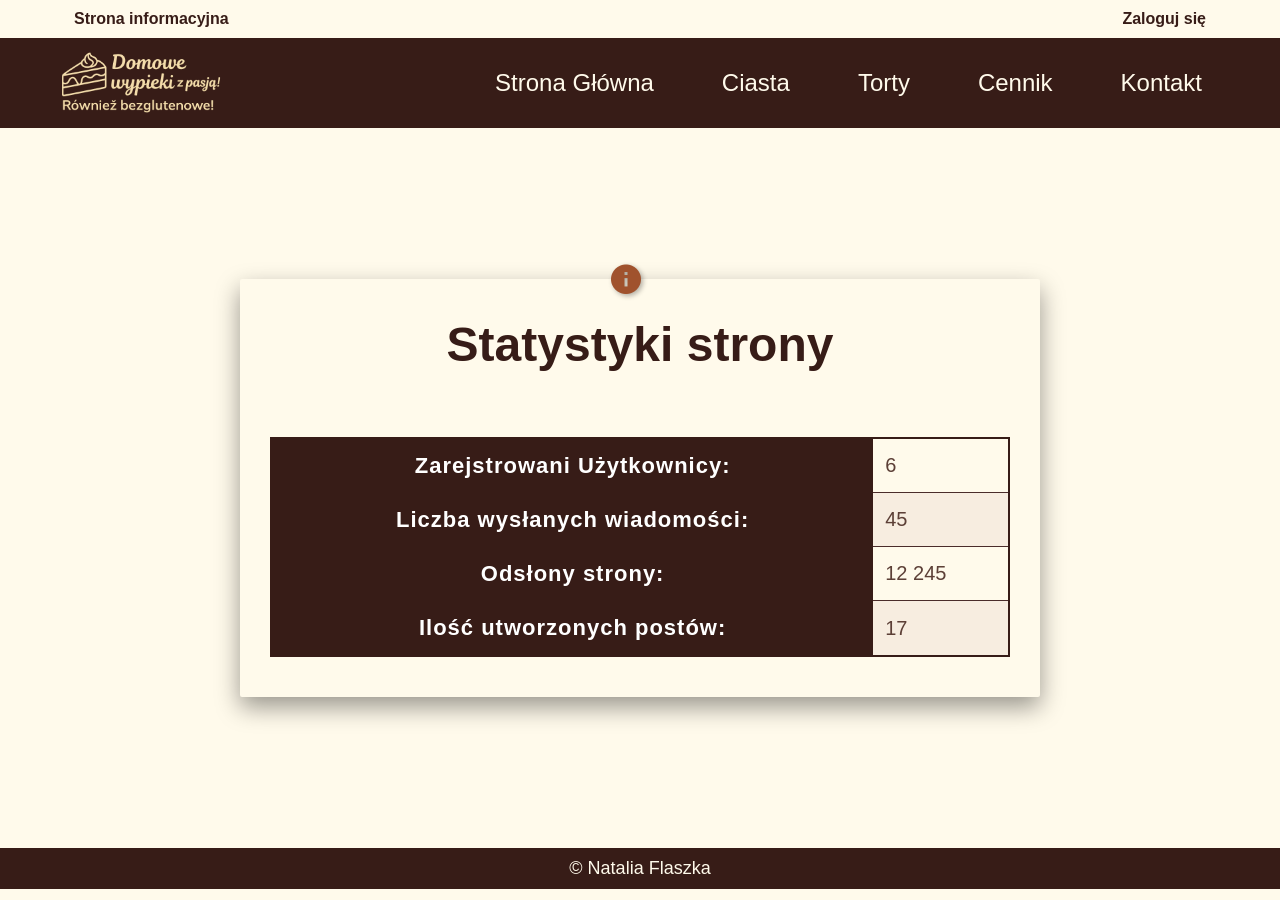
<file: html/statistics.html>
<!DOCTYPE html>
<html lang="pl">
<head>
    <meta charset="UTF-8">
    <title>Panel Admina/Użytkownicy</title>
    <link rel="stylesheet" href="../css/style.css">
    <link href='https://unpkg.com/boxicons@2.1.4/css/boxicons.min.css' rel='stylesheet'>
</head>
<body>
    <header class="main-header">
        <div class="admin-navbar">
            <a class="a-links" href="../html/info.html">Strona informacyjna</a>
            <div class="links-admin">
                <a class="a-links admin-only" href="../html/my-profile.html">Mój Profil</a>
                <a class="a-links admin-only" href="../html/posts.html">Posty</a>
                <a class="a-links admin-only" href="../html/users.html">Użytkownicy</a>
                <a class="a-links admin-only" href="../html/statistics.html">Statystyki</a>
                <a class="a-links" id="login-link" href="../index.html">Zaloguj się</a>
            </div>
        </div>

        <nav class="navbar">
            <img src="../img/logo.png" alt="Logo" class="logo" width="170px">
            <ul class="nav-list">
                <li><a class="a-links" href="../index.html#main-section">Strona Główna</a></li>
                <li><a class="a-links" href="../html/cakes.html">Ciasta</a></li>
                <li><a class="a-links" href="../html/birthdaycakes.html#birthdaycakes-section">Torty</a></li>
                <li><a class="a-links" href="../index.html#price-section">Cennik</a></li>
                <li><a class="a-links" href="../index.html#contact-section">Kontakt</a></li>
            </ul>
        </nav>
    </header>
    <main>
        <section id="info-section">
            <div class="note-card info-card" style="transform: none;">
                <i class='bx bxs-info-circle note-pin'></i>
                <h1 class="cakes-title">Statystyki strony</h1>
                    
                <table class="price-table info-table">
                    <tr>
                        <th>Zarejstrowani Użytkownicy:</th>
                        <td>6</td>
                    </tr>
                    <tr>
                        <th>Liczba wysłanych wiadomości:</th>
                        <td>45</td> 
                    </tr>
                    <tr>
                        <th>Odsłony strony:</th>
                        <td>12 245</td>
                    </tr>
                    <tr>
                        <th>Ilość utworzonych postów:</th>
                        <td>17</td>
                    </tr>
                </table>

            </div>
        </section>
    </main>

    <footer class="main-footer">
        <p>&copy; Natalia Flaszka</p>
    </footer>
    
    <script src="../js/script.js"></script>
</body>
</html>
</file>
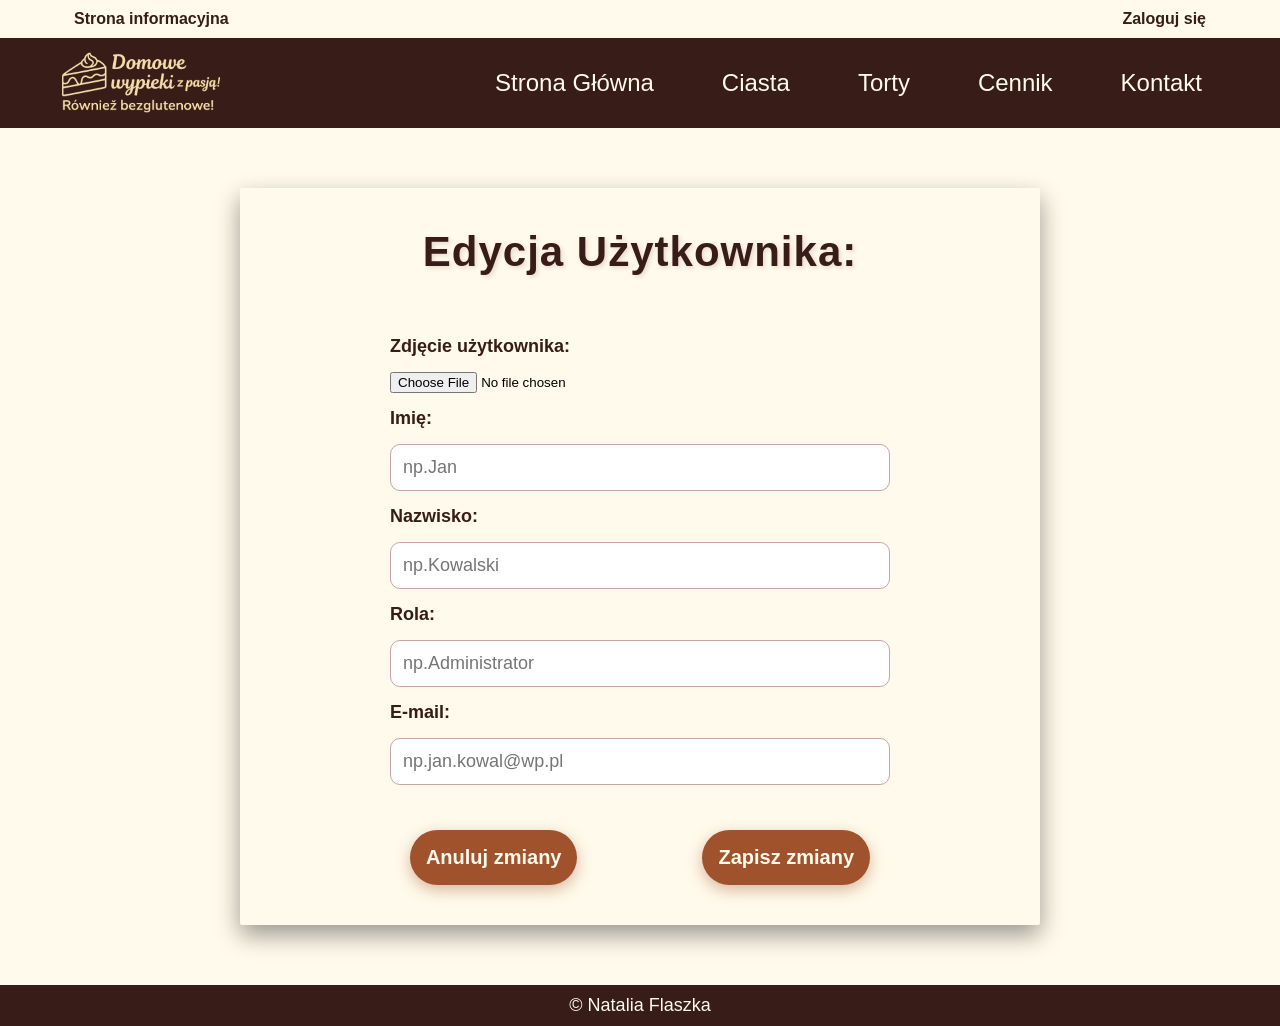
<file: html/users-edit.html>
<!DOCTYPE html>
<html lang="pl">
<head>
    <meta charset="UTF-8">
    <meta name="viewport" content="width=device-width, initial-scale=1.0">
    <title>Edycja Użytkownika</title>
    <link rel="stylesheet" href="../css/style.css">
    <link href='https://unpkg.com/boxicons@2.1.4/css/boxicons.min.css' rel='stylesheet'>
</head>

<body>
    <header class="main-header">
        <div class="admin-navbar">
            <a class="a-links" href="../html/info.html">Strona informacyjna</a>
            <div class="links-admin">
                <a class="a-links admin-only" href="../html/my-profile.html">Mój Profil</a>
                <a class="a-links admin-only" href="../html/posts.html">Posty</a>
                <a class="a-links admin-only" href="../html/users.html">Użytkownicy</a>
                <a class="a-links admin-only" href="../html/statistics.html">Statystyki</a>
                <a class="a-links" id="login-link" href="../index.html">Zaloguj się</a>
            </div>
        </div>

        <nav class="navbar">
            <img src="../img/logo.png" alt="Logo" class="logo" width="170px">
            <ul class="nav-list">
                <li><a class="a-links" href="../index.html#main-section">Strona Główna</a></li>
                <li><a class="a-links" href="../html/cakes.html">Ciasta</a></li>
                <li><a class="a-links" href="../html/birthdaycakes.html#birthdaycakes-section">Torty</a></li>
                <li><a class="a-links" href="../index.html#price-section">Cennik</a></li>
                <li><a class="a-links" href="../index.html#contact-section">Kontakt</a></li>
            </ul>
        </nav>
    </header>

    <main id="post-edit">
        
        <div class="note-card info-card" style="transform: none;">
            <h2 class="title">Edycja Użytkownika:</h2>

            <form id="users-form" class="contact-form">
                <label class="label-edit" for="img-user">Zdjęcie użytkownika:</label>
                <input type="file" id="img-user">

                <label class="label-edit" for="name-user">Imię:</label>
                <input type="text" id="name-user" class="input-main" placeholder="np.Jan"></input>

                <label class="label-edit" for="surname-user">Nazwisko:</label>
                <input type="text" id="surname-user" class="input-main" placeholder="np.Kowalski"></input>

                <label class="label-edit" for="role-user">Rola:</label>
                <input type="text" id="role-user" class="input-main" placeholder="np.Administrator"></input>

                <label class="label-edit" for="email-user">E-mail:</label>
                <input type="email" id="email-user" class="input-main" placeholder="np.jan.kowal@wp.pl"></input>
                
                <div class="buttons">
                    <a href="../html/users.html" class="main-button">Anuluj zmiany</a>
                    <button class="main-button" type="submit">Zapisz zmiany</button>
                </div>
        
            </form>
        </div>

    </main>

    <footer class="main-footer">
        <p>&copy; Natalia Flaszka</p>
    </footer>

    <script src="../js/script.js"></script>
</body>
</html>
</file>
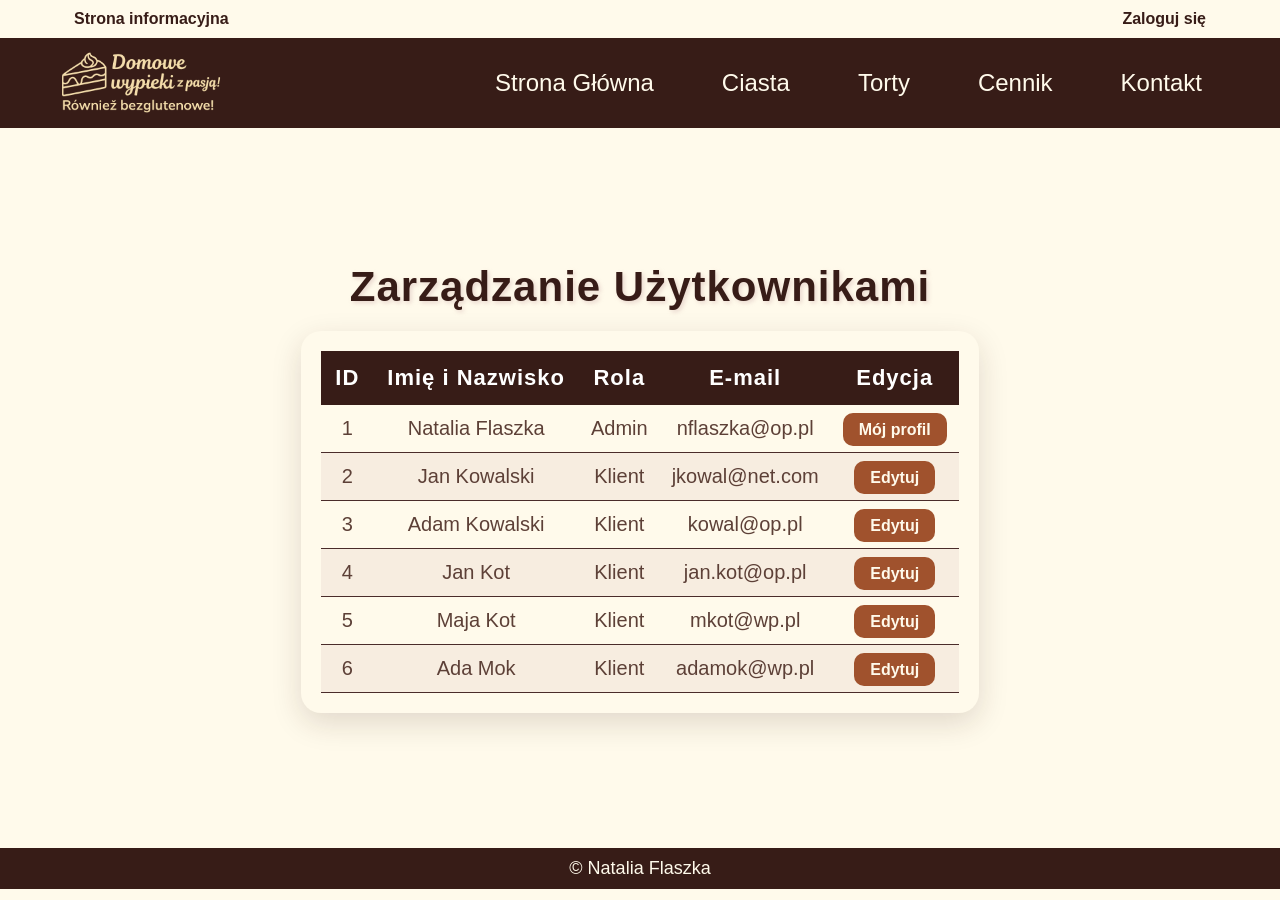
<file: html/users.html>
<!DOCTYPE html>
<html lang="pl">
<head>
    <meta charset="UTF-8">
    <title>Panel Admina/Użytkownicy</title>
    <link rel="stylesheet" href="../css/style.css">
    <link href='https://unpkg.com/boxicons@2.1.4/css/boxicons.min.css' rel='stylesheet'>
</head>
<body>
    <header class="main-header">
        <div class="admin-navbar">
            <a class="a-links" href="../html/info.html">Strona informacyjna</a>
            <div class="links-admin">
                <a class="a-links admin-only" href="../html/my-profile.html">Mój Profil</a>
                <a class="a-links admin-only" href="../html/posts.html">Posty</a>
                <a class="a-links admin-only" href="../html/users.html">Użytkownicy</a>
                <a class="a-links admin-only" href="../html/statistics.html">Statystyki</a>
                <a class="a-links" id="login-link" href="../index.html">Zaloguj się</a>
            </div>
        </div>

        <nav class="navbar">
            <img src="../img/logo.png" alt="Logo" class="logo" width="170px">
            <ul class="nav-list">
                <li><a class="a-links" href="../index.html#main-section">Strona Główna</a></li>
                <li><a class="a-links" href="../html/cakes.html">Ciasta</a></li>
                <li><a class="a-links" href="../html/birthdaycakes.html#birthdaycakes-section">Torty</a></li>
                <li><a class="a-links" href="../index.html#price-section">Cennik</a></li>
                <li><a class="a-links" href="../index.html#contact-section">Kontakt</a></li>
            </ul>
        </nav>
    </header>

    <main id="users">       
        <h2 class="title title-edit">Zarządzanie Użytkownikami</h2>
        <div class="table-container ">
            <table class="price-table users-table">
                <thead>
                    <tr>
                        <th>ID</th>
                        <th>Imię i Nazwisko</th>
                        <th>Rola</th>
                        <th>E-mail</th>
                        <th>Edycja</th>
                    </tr>
                </thead>
                <tbody>
                    <tr>
                        <td>1</td>
                        <td>Natalia Flaszka</td>
                        <td>Admin</td>
                        <td>nflaszka@op.pl</td>
                        <td class="price"><a href="../html/my-profile.html" class="edit-button">Mój profil</a></td>
                    </tr>
                    <tr>
                        <td>2</td>
                        <td>Jan Kowalski</td>
                        <td>Klient</td>
                        <td>jkowal@net.com</td>
                        <td class="price"><a href="../html/users-edit.html" class="edit-button">Edytuj</a></td>
                    </tr>
                    <tr>
                        <td>3</td>
                        <td>Adam Kowalski</td>
                        <td>Klient</td>
                        <td>kowal@op.pl</td>
                        <td class="price"><a href="../html/users-edit.html" class="edit-button">Edytuj</a></td>
                    </tr>
                    <tr>
                        <td>4</td>
                        <td>Jan Kot</td>
                        <td>Klient</td>
                        <td>jan.kot@op.pl</td>
                        <td class="price"><a href="../html/users-edit.html" class="edit-button">Edytuj</a></td>
                    </tr>
                    <tr>
                        <td>5</td>
                        <td>Maja Kot</td>
                        <td>Klient</td>
                        <td>mkot@wp.pl</td>
                        <td class="price"><a href="../html/users-edit.html" class="edit-button">Edytuj</a></td>
                    </tr>
                      <tr>
                        <td>6</td>
                        <td>Ada Mok</td>
                        <td>Klient</td>
                        <td>adamok@wp.pl</td>
                        <td class="price"><a href="../html/users-edit.html" class="edit-button">Edytuj</a></td>
                    </tr>
                </tbody>
            </table>
        </div>
    </main>

    <footer class="main-footer">
        <p>&copy; Natalia Flaszka</p>
    </footer>
    
    <script src="../js/script.js"></script>
</body>
</html>
</file>
<file: css/style.css>
*{
  margin: 0;
  padding: 0;
  box-sizing: border-box;
  font-family: 'Lato', sans-serif;
}

:root{
  --nav-color: #4A2C2A;
  --headers: #371C17;
  --background:#FFFAEB;
  --buttons:#A0522D;
  --text: #5D4037;
  --links:#C8A4A4;
}

body {
    max-width: 1600px; 
    margin: 0 auto; 
    background-color: var(--background); 
}

/* Admin Navbar */
.admin-navbar{
  display: flex;
  justify-content: space-between;
  align-items: center;
  padding: 10px 74px;
  background-color: var(--background);
  position: relative; 
  z-index: 100;
}

.admin-navbar a{
  font-size: 16px;
  font-weight: 600;
  color: var(--headers);
  text-decoration: none;
  cursor: pointer;
}

.a-links:hover{
  color: var(--buttons);
}

.links-admin{
  display: flex;
  gap: 35px;
  font-weight: 600;
  color: var(--headers);
}

.admin-only {
  display: none;
}

/* Main Navbar */
.navbar{
  background-color: var(--headers);
  justify-content: space-between;
  display: flex;
  flex-direction: row;
  padding: 5px 54px;
  align-items: center;
  height: 90px;
}

.nav-list{
  list-style: none;
  display: flex;
  flex-direction: row;
  gap: 20px;
  text-align: center;
  justify-content: center;
}

.nav-list a, li{
  text-decoration: none;
  color: var(--background);
  padding: 8px 12px; 
  font-size: 24px;
  font-weight: 900px;
  cursor: pointer;
}

/* Hero section i Torty też mają te klasy */
#main-section, #birthdaycakes-section  {
  background-color: var(--background);
  padding: 40px;
  position: relative;
  overflow: hidden;
  align-items: center;
  justify-content: flex-start;
  gap: 120px;
  min-height: 85vh;
  display: flex;
}

.circle-shape {
  position: absolute;
  left: 0;
  top: 50%;
  transform: translateY(-50%) translateX(-15%);
  width: 50%;
  height: 120%;
  background: var(--links);
  border-radius: 0 50% 50% 0 ;
  z-index: 1;
  opacity: 98%;
  box-shadow: 10px 0 50px rgba(55, 28, 23, 0.2);
}

.cake-img{
  margin-left: -80px;
}

.note-box {
  position: absolute;
  top: 40px;
  left: 360px;
  background: var(--background);
  color: var(--buttons);
  padding: 10px 20px;
  border-radius: 50px;
  font-weight: 700;
  font-size: 14px;
  box-shadow: 0 5px 15px rgba(0,0,0,0.1);
  display: flex;
  align-items: center;
  z-index: 3;
}

.note-box i {
  margin-right: 8px;
  font-size: 14px;
}

.cakes-image {
  position: relative;
  z-index: 2; 
  width: 450px;
  display: flex;
  justify-content: center;
  flex-shrink: 0;
  margin-left: -60px;
}

.cakes-info {
  max-width: 600px;
  padding-left: 20px; 
  z-index: 2;
}

.cakes-title {
  font-size: 48px;
  font-weight: 900;
  color: var(--headers);
  line-height: 1.1;
  margin-bottom: 25px;
}

.cakes-intro {
  font-size: 18px;
  color: var(--text);
  line-height: 1.6;
  margin-bottom: 35px;
  padding-left: 20px;
  border-left: 4px solid var(--links);
}

.text-highlighting {
  color: var(--buttons);
  margin-left: 5px;
  position: relative;
  font-style: italic;
  border-bottom: 5px solid var(--buttons);
}

.cakes-features {
  list-style: none;
  margin-bottom: 40px;
  display: flex;
  flex-direction: column;
  gap: 20px;
}

.cakes-features li {
  display: flex;
  align-items: flex-start;
  gap: 15px;
}

.cakes-features strong {
  font-size: 18px;
  color: var(--headers);
  display: block;
  margin-bottom: 4px;
}

.cakes-features p {
  font-size: 15px;
  color: var(--text);
  margin: 0;
  opacity: 0.9;
}

.cakes-iconbox {
  min-width: 50px;
  height: 50px;
  background-color: rgba(160, 82, 45, 0.15);
  border-radius: 50%;
  display: flex;
  align-items: center;
  justify-content: center;
  font-size: 24px;
  color: var(--buttons);
}

.action-buttons {
  display: flex;
  gap: 20px;
  align-items: center;
  flex-direction: column;
}

.price-note {
  font-size: 14px;
  font-weight: 700;
  color: var(--text);
  opacity: 0.7;
  font-style: italic;
}

.main-button {
  background-color: var(--buttons);
  color: var(--background);
  padding: 16px;
  border-radius: 30px;
  font-size: 20px;
  font-weight: 800;
  text-decoration: none;
  box-shadow: 0 5px 15px rgba(160, 82, 45, 0.4);
  transition: background-color 0.3s ease, box-shadow 0.3s ease;
  border: none;
}

.main-button:hover {
  background-color:var(--headers);
  box-shadow: 0 8px 20px rgba(160, 82, 45, 0.6);
  cursor: pointer;
}

.order-button {
  margin: auto;
  font-size: 24px;
  padding: 16px 120px;
}

/* Cennik */
#price-section {
  background-color: var(--background);
  padding: 60px 20px;
}

.title { 
  font-size: 42px; 
  font-weight: 900; 
  color: var(--headers); 
  margin-bottom: 20px; 
  text-shadow: 2px 2px 4px rgba(200, 164, 164, 0.4); 
  letter-spacing: 1px; 
  text-align: center;
} 
    
.price-description { 
  font-size: 20px; 
  color: var(--text); 
  margin-bottom: 40px; 
  opacity: 0.9;
  text-align: center; 
}

.table-container {
  max-width: 700px;
  margin: 0 auto;
  padding: 20px;
  background: var(--background);
  border-radius: 20px;
  box-shadow: 0 10px 30px rgba(55, 28, 23, 0.15);
}

.price-table {
  width: 100%;
  border-collapse: collapse;
  font-size: 20px;
  color: var(--text);
}

.price-table th {
  background-color: var(--headers);
  color: white;
  padding: 14px;
  font-size: 22px;
  letter-spacing: 1px;
}

.price-table td {
  padding: 12px;
  border-bottom: 1px solid var(--nav-color);
}

.price{
  font-weight: 700;
  color: var(--nav-color);
  text-align: center;
}

.price-table tr:nth-child(even) {
  background-color: rgba(200, 164, 164, 0.15);
}

.price-table tr:hover {
  background-color: rgba(160, 82, 45, 0.15);
  transition: 0.3s ease;
}

/* Kontakt */
#contact-section {
  background-color: var(--background);
  padding: 60px 20px;
  text-align: center;
}

.contact-header {
  max-width: 700px;
  margin: 0 auto 40px;
}

.contact-description {
  font-size: 20px;
  color: var(--text);
  opacity: 0.9;
}

.contact-content {
  display: flex;
  flex-direction: column;
  align-items: center;
  gap: 30px;
}

.contact-form {
  display: flex;
  flex-direction: column;
  gap: 15px;
  width: 100%;
  max-width: 500px;
}

.input-main {
  padding: 12px;
  border: 1px solid var(--links);
  border-radius: 10px;
  font-size: 18px;
  background-color: #fff;
  color: var(--text);
}

.contact-info {
  display: flex;
  flex-direction: column;
  gap: 15px;
  font-size: 20px;
}

.bxl-facebook-circle {
  font-size: 24px;
  color: #3b5998;
  text-decoration: none;
}

.icon-text {
  display: inline-flex;
  align-items: center;
  gap: 10px;
  font-size: 22px;
  font-weight: 700;
  color: var(--buttons);
  text-decoration: none;
}

.icon-text i {
  font-size: 28px;
  line-height: 1;
}

/* Footer */
.main-footer{
    background-color: var(--headers);
    color: var(--background);
    text-align: center;
    padding: 10px;
    font-size: 18px;
    margin-top: 0px;
}

/* Modal logowania */
.modal{
    display: none;
    position: fixed;
    z-index: 10;
    left: 0;
    top: 0;
    width: 100%;
    height: 100%;
    align-self: center;
    justify-content: center;
    background-color: rgba(0, 0, 0, 0.7);
}

.modal-content{
  background-color: var(--background);
  margin: auto;
  padding: 40px;
  width: 400px;
  border-radius: 20px;
  box-shadow: 0 10px 30px rgba(65, 20, 20, 0.2);
  text-align: center;
}

.title-modal{
  font-size: 32px;
  color: var(--headers);
  margin-bottom: 20px;
  font-weight: 800;
}

.close{
  color: var(--text);
  float: right;
  font-size: 28px;
  font-weight: bold;
  cursor: pointer;
}

/* Torty opisy dodatków */
#birthdaycake-adds{
  background-color: var(--background);
  padding: 60px 20px;
  position: relative;
}
.birthdaycake-title {
  margin-bottom: 80px;
}

.adds-container {
  display: flex;
  justify-content: center;
  align-items: flex-start;
  gap: 40px;
  margin: 0 auto;
}

.note-card {
  background-color: var(--background);
  width: 380px; 
  padding: 40px 30px;
  position: relative;
  box-shadow: 0 10px 25px rgba(0,0,0,0.4); 
  border-radius: 2px; 
  align-items: center;
  justify-content: center;
}

.note-pin {
  position: absolute;
  top: -18px; 
  left: 46%;
  font-size: 36px;
  color: var(--buttons); 
  text-shadow: 2px 2px 5px rgba(0,0,0,0.3);
}

.note-title {
  font-size: 24px;
  color: var(--headers);
  margin-bottom: 25px;
  border-bottom: 2px dashed var(--links); 
  padding-bottom: 10px;
  font-weight: 800;
  text-align: center;
}

.note-list li, .simple-list li {
  font-size: 16px;
  color: var(--text);
  display: flex;
  align-items: center;
  gap: 8px; 
}

.note-list {
  list-style: none;
  display: grid;
  grid-template-columns: repeat(2,1fr);
  gap: 10px 15px; 
  padding: 0;
}

.simple-list {
  list-style: none;
  display: flex;
  flex-direction: column;
  gap: 10px;
  padding: 0;
  margin: 0 26px;
}

.note-card:nth-child(1) {
    transform: rotate(-2deg);
}

.note-card:nth-child(2) {
    transform: rotate(2deg);
}

.note-card:nth-child(3) {
    transform: rotate(-3deg);
}

/* Strona informacyjna */
#info-section, #users, #posts, #post-edit{
  background: var(--background);
  padding: 60px 20px;
  display: flex;
  flex-direction: column;
  align-items: center;
  justify-content: center;
  min-height: 80vh;
}

.info-card {
  width: 100%;
  max-width: 800px;
  transform: none;
  display: flex;
  flex-direction: column;
  gap: 40px;
}

.info-table{
  border: 2px solid var(--headers);
}

/* Posty na stronie z ciastami */
#posts-section {
  padding: 60px 20px;
  background-color: var(--background);
  position: relative;
}

.post-card-item {
  font-size: 16px;
  color: var(--text);
  margin-top: 15px;
  opacity: 0.9;
}

.post-card-item {
  min-width: 320px; 
  max-width: 320px;
  background: #fff;
  border-radius: 15px;
  padding: 25px;
  text-align: center;
  box-shadow: 0 5px 15px rgba(55, 28, 23, 0.1);
  border: 1px solid rgba(160, 82, 45, 0.1);
  flex-shrink: 0; 
}

.post-name {
  font-size: 20px;
  font-weight: 800;
  color: var(--headers);
  margin-bottom: 10px;
}

.post-img {
  width: 100%;
  height: 200px;
  overflow: hidden;
  border-radius: 10px;
  margin-bottom: 15px;
}

.post-img img {
  width: 100%;
  height: 100%;
  object-fit: cover;
}

.post-description {
  font-size: 16px;
  color: var(--text);
  opacity: 0.9;
  line-height: 1.4;
}

.slider {
  position: relative;
  display: flex;
  align-items: center;
  margin: 0 auto;
  max-width: 1100px;
}

.slider-track {
  display: flex;
  gap: 30px;
  overflow-x: auto;
  scroll-behavior: smooth;
  padding: 20px 10px;
  scrollbar-width: none;
}

.slider-track::-webkit-scrollbar {
  display: none; 
}

.slider-btn {
  background-color: var(--buttons);
  border: none;
  color: var(--background);
  padding: 10px;
  border-radius: 50%;
  cursor: pointer;
  font-size: 24px;
  box-shadow: 0 5px 15px rgba(160, 82, 45, 0.4);
  position: absolute;
  z-index: 10;
  display: flex;
  align-items: center;
  justify-content: center;
  width: 50px;
  height: 50px;
}

.slider-btn:hover {
  background-color: var(--headers);
  transform: scale(1.1);
}

.prev-btn { left: -20px; }
.next-btn { right: -20px; }

/* Użytkownicy i Posty*/

.users-table{
  text-align: center;
}

.edit-button {
  background-color: var(--buttons);
  color: var(--background);
  padding: 8px 16px;
  border: none;
  border-radius: 10px;
  font-size: 16px;
  font-weight: 700;
  cursor: pointer;
  text-decoration: none;
}

.edit-button:hover {
  background-color: var(--headers);
}

/* Edycja postów i uzytkownikow */
.buttons{
  margin-top: 30px;
  display: flex;
  gap: 125px;
  justify-content: center;
}

.label-edit {
  font-size: 18px;
  font-weight: 700;
  color: var(--headers);
}


/* Responsywność strony */

@media (max-width: 1240px) {
  #main-section, #birthdaycakes-section {
    gap: 80px;
  }
}

@media (max-width: 1200px) {
  #main-section, #birthdaycakes-section {
    gap: 60px;
  }

  .note-box {
    position: absolute;
    top: 60px;
    left: 300px;
  }

  .simple-list {
    text-align: left;
    margin: 0 ;
  }
}

@media (max-width: 1070px) {
    #main-section, #birthdaycakes-section {
        gap: 20px;
    }
    .admin-navbar a {
        padding: 0;
        font-size: 14px;
    }

    .navbar {
        height: 60px;
    }

    .nav-list a, li {
        font-size: 20px;
    }

    .logo {
        width: 120px;
    }

    .cake-img{
      width: 650px;
      height: auto;
    }

    .note-box {
      position: absolute;
      top: 80px;
      left: 250px;
    }

    .cakes-intro {
      font-size: 16px;
    }

    .title {
      font-size: 36px;
    }

    .cakes-title {
      font-size: 36px;
    }

    .birthdaycake-img {
      width: 350px;
      height: auto;
    }

    .order-button {
      padding: 10px 80px;
      font-size: 18px;
      margin: 0;
    }

    .cakes-features {
      gap: 0px;
    }

    .cakes-iconbox {
      min-width: 40px;
      height: 40px;
      font-size: 24px;
    }

    .cakes-promotion p {
      font-size: 14px;
    }

    .cakes-promotion strong {
      font-size: 16px;
    }
}

@media (max-width: 920px) {
   
    .cakes-info {
      padding-left: 0;
    }
     #birthdaycake-adds .note-card {
        width: 90%;             
        max-width: 340px;     
        padding: 30px 20px;     
        margin: 0 auto;
    }

    .note-list {
        grid-template-columns: 1fr; 
        gap: 2px;
        text-align: left; 
        padding-left: 10px;
    }

    .simple-list {
        text-align: left;
        padding-left: 10px;
    }

    .note-title {
        font-size: 18px;
        margin-bottom: 5px;
    }

    .nav-list a, li {
        font-size: 18px;
    }

    .nav-list {
        gap: 5px;
    }
}

@media(max-width: 885px) {
   #main-section, #birthdaycakes-section {
        gap: 0px;
    }

    .note-box {
      display: none;
    }
}


@media (max-width: 851px) {

    .users-table-container th, .users-table-container td {
      padding: 10px;
      font-size: 16px;
    }

    .title-edit{
      font-size: 28px;
    }

     .nav-list a, li {
        font-size: 16px;
    }

    .navbar{
        gap: 0px;
        margin: 0;
        padding: 10px;
    }

     .admin-navbar {
        gap: 0;
        padding: 10px 15px;
        margin: 0;
        font-size: 14px;
    }
 
    /* hero i torty */
     #main-section{
        flex-direction: column;
        padding: 30px;
        gap: 0; 
        text-align: center;
        display: flex;
        overflow: visible;
     }

    #main-section .circle-shape {
        display: flex !important;
        position: absolute;
        top: 50%;     
        left: 20%;       
        width: 90%;     
        height: 100%;
        background: var(--links); 
        opacity: 0.25; 
        z-index: 1;   
        border-radius: 45% 55% 70% 30% / 30% 60% 40% 70%;
      
    }
    #birthdaycakes-section {
        flex-direction: column;
        padding: 0;
        gap: 0; 
        text-align: center;
        display: flex;
        overflow: visible; 
      }

    .circle-shape, .promotion-note, .note-box, .cake-img{
        display: none !important;
    }

    #birthdaycakes-section .cakes-image {
        display: flex !important;
        width: 100%;
        padding-bottom: 10px; 
        margin: 0;
        background-color: var(--links); 
        border-radius: 0 0 40% 40%; 
        justify-content: center;
        align-items: center;
        box-shadow: 0 10px 20px rgba(0,0,0,0.05);
        margin-bottom: 20px; 
    }

    .birthdaycake-img {
        width: 65%;      
        max-width: 300px;
        height: auto;
        margin: 0 auto;
        transform: translateY(20px); 
        filter: drop-shadow(0 15px 25px rgba(55, 28, 23, 0.25));
    }

    .cakes-info {
        padding: 0 20px; 
        width: 100%;
        max-width: 600px; 
        margin: 0 auto;   
        display: flex;
        flex-direction: column;
        align-items: center; 
    }

    .cakes-title {
        font-size: 34px;
        line-height: 1.2;
        margin-bottom: 25px;
        margin-top: 20px; 
    }

    .cakes-intro {
        border: none;
        padding: 0;
        font-size: 17px;
        line-height: 1.6; 
        margin-bottom: 35px;
        color: var(--text);
        text-align: center; 
    }
    
    .cakes-features {
        align-items: flex-start; 
        text-align: left; 
        gap: 25px;
        width: fit-content; 
        margin: 0 auto 40px auto;
    }

    .action-buttons {
        width: 100%;       
        padding: 0 20px;   
        box-sizing: border-box; 
    }

    .order-button  {
        width: 100%;      
        max-width: none;  
        padding: 16px 0;   
        font-size: 18px;   
        margin: 0;         
        display: block;    
    }

    /* sticki notes */
    .adds-container {
        flex-direction: column;
        gap: 30px;
        margin-top: 20px;
    }
    .note-card {
        width: 95%;
        margin: 0 auto;
    }

    /* tabela cennika i formularz kontaktowy */
    .price-table {
        font-size: 16px; /
    }

    .price-table th {
        font-size: 16px;
        padding: 10px 5px; 
    }

    .price-table td {
        padding: 8px 5px; 
    }
    
    .table-container {
        padding: 10px; 
        width: 95%;
    }

    .contact-form {
        width: 95%; 
        gap: 10px;  
    }

    .input-main {
        padding: 10px; 
        font-size: 16px;
    }

    .contact-info {
        font-size: 16px; 
        margin-top: 20px;
    }

    .contact-header {
        max-width: 550px; 
        width: 100%;
        margin: 0 auto 25px auto; 
        padding: 0 10px; 
    }

    .title {
        font-size: 28px;
        margin-bottom: 10px;
        line-height: 1.2;
    }

    .contact-description {
        font-size: 15px; 
        line-height: 1.5; 
        color: var(--text);
        opacity: 0.9;
    }

    .contact-form .main-button, .buttons {
        width: 100%;       
        font-size: 18px;   
        padding: 14px;     
        margin-top: 10px;  
    }

    .contact-info {
        width: 100%;
        max-width: 500px; 
        margin: 25px auto 0 auto;
        display: flex;
        flex-direction: column;
        gap: 12px;      
    }

   
    .icon-text {
        justify-content: center; 
        font-size: 18px;        
        font-weight: 700;
        text-decoration: none;
        transition: color 0.3s ease;
    }

    .icon-text i {
        font-size: 24px;        
        margin-right: 8px;      
    }
}

@media(max-width: 691px){
  .logo{
    display: none;
  }

  .nav-list a, li {
        font-size: 14px;
        margin: 0;
        padding: 10px;
  }

  .nav-list {
        margin: auto;
        justify-content: space-between;
        width: 95%;

  }

    .navbar{
        gap: 0px;
        margin: auto;
        padding: 0px;

    }

     .admin-navbar a, li {
        gap: 0;
        margin: 0;
        font-size: 12px;
        padding: 0;
    }

    .admin-navbar{
        gap: 0px;
        margin: auto;
        padding: 5px 10px;
    }

    .links-admin{
        gap: 8px;
        margin: 0;
        padding: 5px 10px;
    }

    .buttons .main-button, .action-buttons .main-button{     
        padding: 16px 30px;   
        font-size: 14px;   
        margin: 0;   
        text-align: center;     
        width: auto; 
    }

}
@media (max-width: 520px) {

    .slider-track {
        gap: 15px;                
        padding: 10px 20px;       
        
        scroll-snap-type: x mandatory; 
        justify-content: flex-start; 
    }

    .post-card-item {
        
        min-width: 85vw; 
        max-width: 85vw;
        margin: 0;
        
        scroll-snap-align: center; 
        
        padding: 20px;
    }

    .post-name { font-size: 18px; }
    .post-description { font-size: 14px; }
    
    /* przewijanie tylko palcem) */
    .slider-btn { display: none !important; }

    .nav-list {
        gap: 0px;
        flex-wrap: wrap; 
        justify-content: center;
        margin: 0;
    }

    .nav-list a, li {
        font-size: 12px; 
        padding: 5px;
    }

    .admin-navbar { padding: 0px; }
    .admin-navbar a { font-size: 10px; } 


    #main-section {
        padding: 80px 15px 40px 15px; 
    }

    .cakes-title {
        font-size: 26px; 
    }

    .cakes-intro {
        font-size: 15px;
        line-height: 1.4;
    }

    #main-section .circle-shape {
        width: 120%;
        left: -10%;
    }

    .birthdaycake-img {
        width: 85%; 
    }

    .table-container {
        width: 100%;
        padding: 0;
        overflow-x: auto; 
    }

    .price-table {
        font-size: 13px; 
    }

    .price-table th, .price-table td {
        padding: 8px 4px; 
    }
    
    .title { font-size: 24px; } 

    .contact-header { padding: 0 5px; }
    
    .contact-form .main-button {
        font-size: 16px;
        padding: 12px;
    }

    .icon-text { font-size: 15px; }
    .icon-text i { font-size: 20px; }


    .note-card {
        width: 100%; 
        padding: 20px 15px;
    }
    
    .note-title { font-size: 20px; }
    
    .note-list, .simple-list {
        padding-left: 5px;
    }
    
    .note-list li, .simple-list li {
        font-size: 14px; 
    }
}

@media (max-height: 500px) and (orientation: landscape) {
    
    #main-section, #birthdaycakes-section {
        min-height: auto; 
        padding: 40px 20px;
    }

    .cakes-image {
        display: none !important; 
    }

    .circle-shape {
        display: none !important; 
    }

    .navbar {
        padding: 5px;
    }
    
    .nav-list {
        flex-direction: row; 
        gap: 15px;
    } 
  }
</file>
